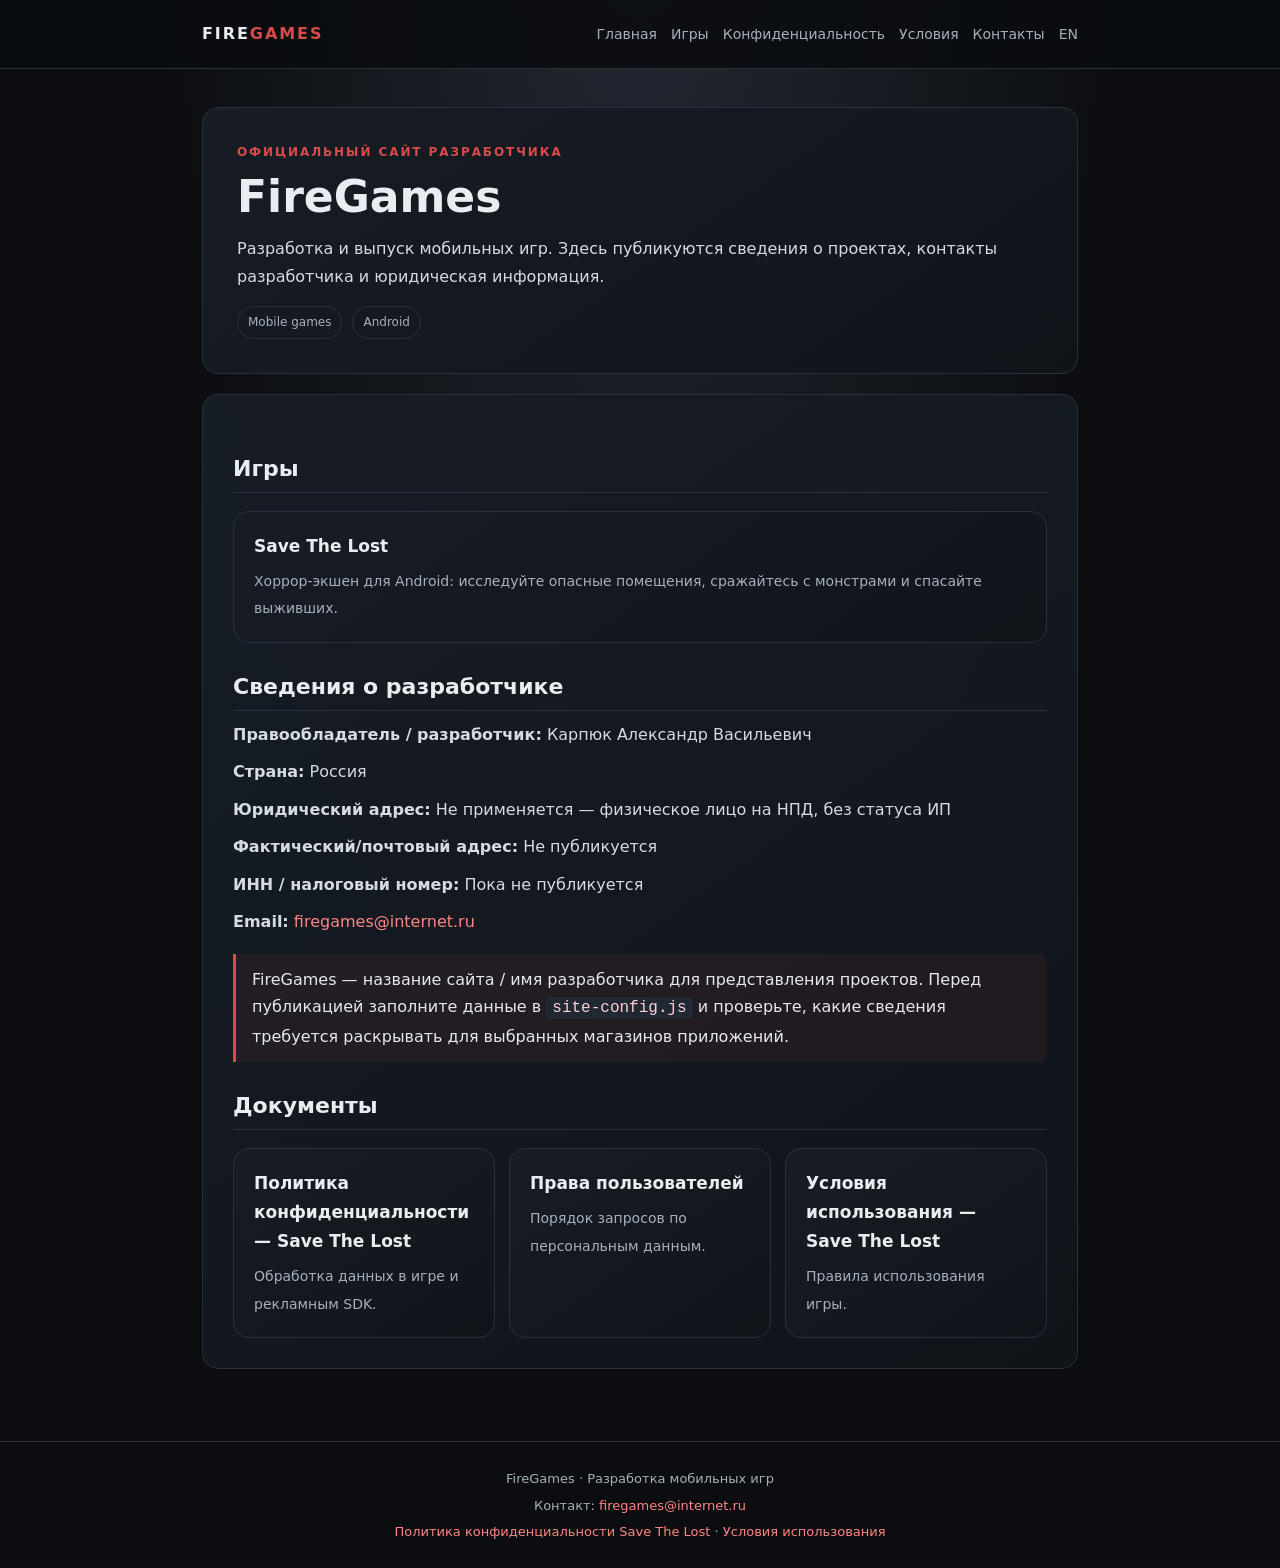
<file: index.html>
<!doctype html>
<html lang="ru">
<head>
<meta charset="utf-8"><meta name="viewport" content="width=device-width,initial-scale=1"><meta name="theme-color" content="#0b0d10">
<meta name="description" content="FireGames — официальный сайт разработчика мобильных игр и информация о проектах.">
<title>FireGames — разработчик мобильных игр</title><link rel="stylesheet" href="styles.css">
</head>
<body>
<header><div class="top"><a class="brand" href="index.html">FIRE<span>GAMES</span></a><nav><a href="index.html">Главная</a><a href="save-the-lost/index.html">Игры</a><a href="save-the-lost/privacy.html">Конфиденциальность</a><a href="save-the-lost/terms.html">Условия</a><a href="save-the-lost/index.html#contacts">Контакты</a><a href="save-the-lost/index-en.html">EN</a></nav></div></header>
<main>
<section class="hero"><div class="eyebrow">Официальный сайт разработчика</div><h1>FireGames</h1><p>Разработка и выпуск мобильных игр. Здесь публикуются сведения о проектах, контакты разработчика и юридическая информация.</p><div class="meta"><span class="pill">Mobile games</span><span class="pill">Android</span></div></section>
<section class="paper"><h2>Игры</h2><div class="grid"><a class="tile" href="save-the-lost/index.html"><strong>Save The Lost</strong><span>Хоррор-экшен для Android: исследуйте опасные помещения, сражайтесь с монстрами и спасайте выживших.</span></a></div>
<h2 id="contacts">Сведения о разработчике</h2>
<p><strong>Правообладатель / разработчик:</strong> <span data-config="developerNameRu">[ФИО]</span></p>
<p><strong>Страна:</strong> <span data-config="countryRu">[страна]</span></p>
<p><strong>Юридический адрес:</strong> <span data-config="legalAddressRu">[юридический адрес]</span></p>
<p><strong>Фактический/почтовый адрес:</strong> <span data-config="actualAddressRu">[адрес]</span></p>
<p><strong>ИНН / налоговый номер:</strong> <span data-config="taxIdRu">[налоговый номер]</span></p>
<p><strong>Email:</strong> <a data-email-link><span data-config="email">[email]</span></a></p>
<div class="notice">FireGames — название сайта / имя разработчика для представления проектов. Перед публикацией заполните данные в <code>site-config.js</code> и проверьте, какие сведения требуется раскрывать для выбранных магазинов приложений.</div>
<h2>Документы</h2><div class="grid"><a class="tile" href="save-the-lost/privacy.html"><strong>Политика конфиденциальности — Save The Lost</strong><span>Обработка данных в игре и рекламным SDK.</span></a><a class="tile" href="save-the-lost/rights.html"><strong>Права пользователей</strong><span>Порядок запросов по персональным данным.</span></a><a class="tile" href="save-the-lost/terms.html"><strong>Условия использования — Save The Lost</strong><span>Правила использования игры.</span></a></div>
</section></main>
<footer><p>FireGames · Разработка мобильных игр</p><p>Контакт: <a class="contact" data-email-link><span data-config="email">[email]</span></a></p><p><a href="save-the-lost/privacy.html">Политика конфиденциальности Save The Lost</a> · <a href="save-the-lost/terms.html">Условия использования</a></p></footer>
<script src="site-config.js"></script><script>
(function(){const c=window.FIREGAMES_SITE_CONFIG||{};document.querySelectorAll('[data-config]').forEach(el=>{const k=el.getAttribute('data-config');if(c[k]!==undefined)el.textContent=c[k];});document.querySelectorAll('[data-email-link]').forEach(el=>{const e=c.email||'';if(e&&!e.includes('ЗАМЕНИТЬ')&&!e.includes('REPLACE'))el.href='mailto:'+e;else el.removeAttribute('href');});})();
</script></body></html>
</file>
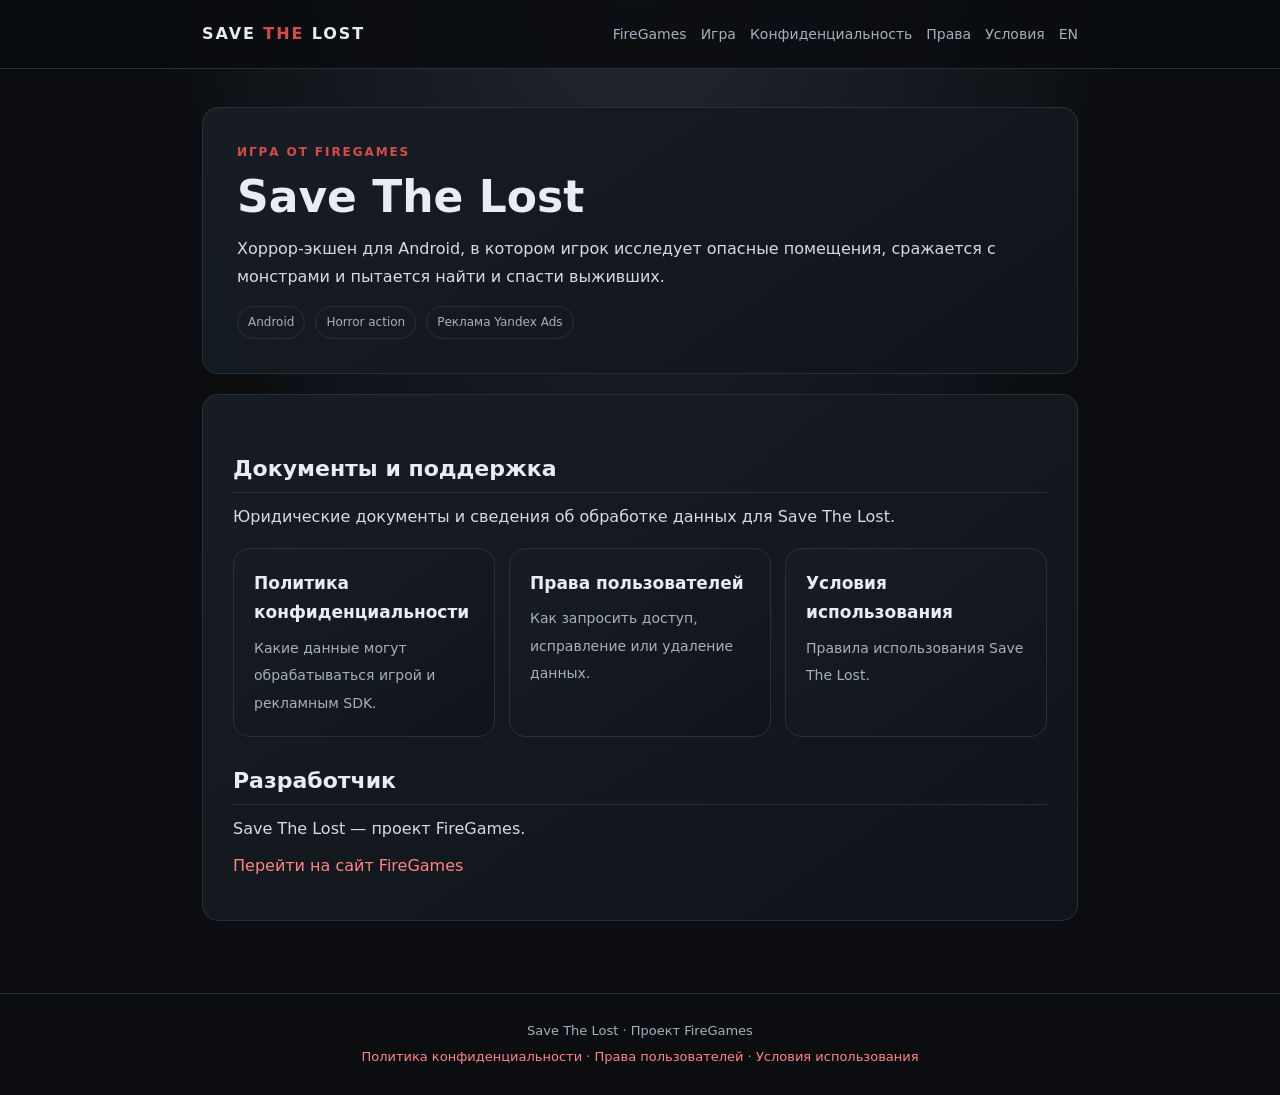
<file: save-the-lost/index.html>
<!doctype html><html lang="ru"><head><meta charset="utf-8"><meta name="viewport" content="width=device-width,initial-scale=1"><meta name="theme-color" content="#0b0d10"><meta name="description" content="Save The Lost — хоррор-экшен для Android."><title>Save The Lost — FireGames</title><link rel="stylesheet" href="../styles.css"></head><body>
<header><div class="top"><a class="brand" href="index.html">SAVE <span>THE</span> LOST</a><nav><a href="../index.html">FireGames</a><a href="index.html">Игра</a><a href="privacy.html">Конфиденциальность</a><a href="rights.html">Права</a><a href="terms.html">Условия</a><a href="index-en.html">EN</a></nav></div></header>
<main><section class="hero"><div class="eyebrow">Игра от FireGames</div><h1>Save The Lost</h1><p>Хоррор-экшен для Android, в котором игрок исследует опасные помещения, сражается с монстрами и пытается найти и спасти выживших.</p><div class="meta"><span class="pill">Android</span><span class="pill">Horror action</span><span class="pill">Реклама Yandex Ads</span></div></section>
<section class="paper"><h2>Документы и поддержка</h2><p>Юридические документы и сведения об обработке данных для Save The Lost.</p><div class="grid"><a class="tile" href="privacy.html"><strong>Политика конфиденциальности</strong><span>Какие данные могут обрабатываться игрой и рекламным SDK.</span></a><a class="tile" href="rights.html"><strong>Права пользователей</strong><span>Как запросить доступ, исправление или удаление данных.</span></a><a class="tile" href="terms.html"><strong>Условия использования</strong><span>Правила использования Save The Lost.</span></a></div><h2>Разработчик</h2><p>Save The Lost — проект FireGames.</p><p><a href="../index.html">Перейти на сайт FireGames</a></p></section></main>
<footer><p>Save The Lost · Проект FireGames</p><p><a href="privacy.html">Политика конфиденциальности</a> · <a href="rights.html">Права пользователей</a> · <a href="terms.html">Условия использования</a></p></footer></body></html>
</file>
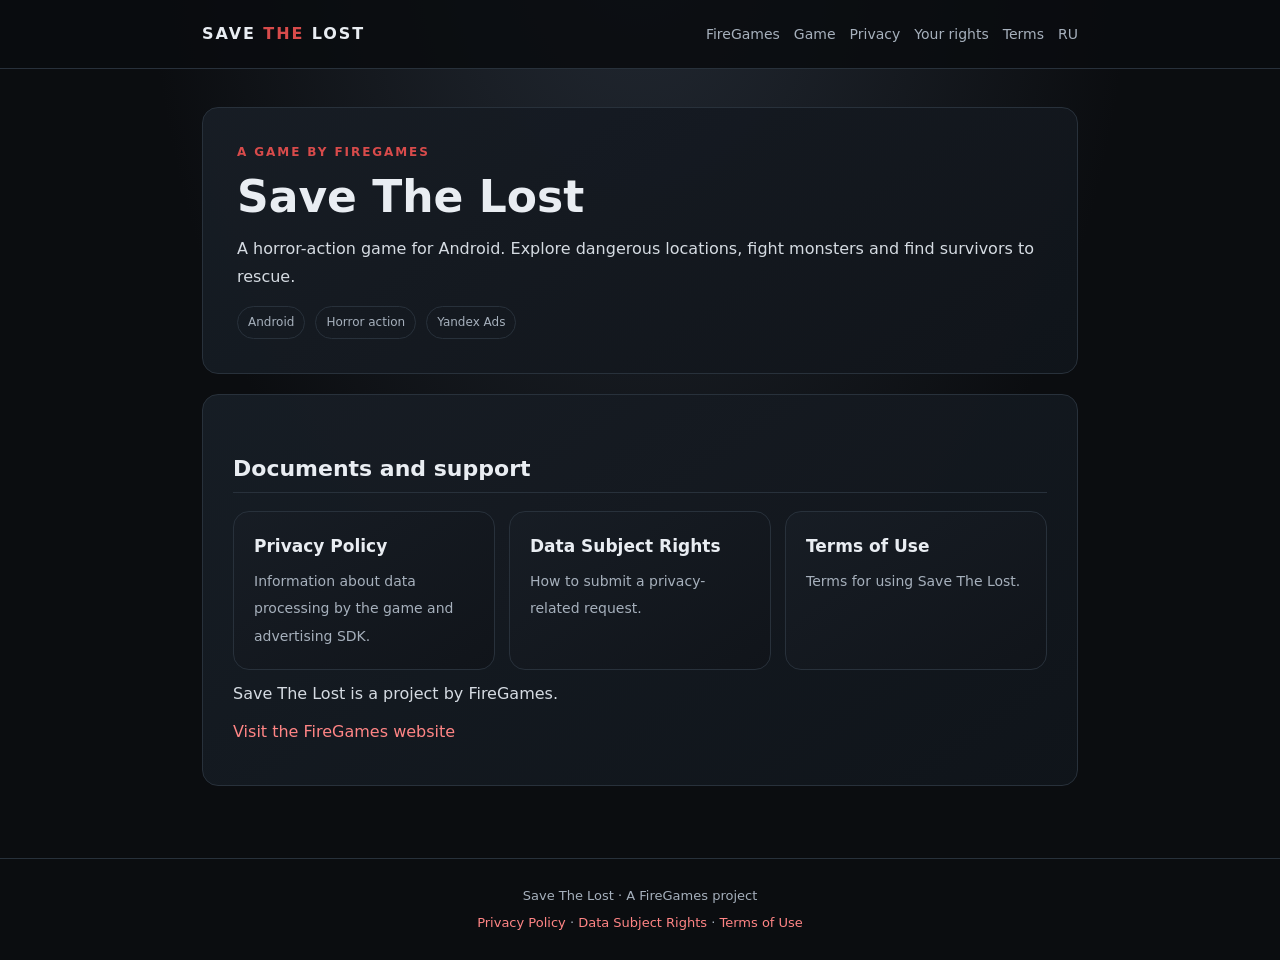
<file: save-the-lost/index-en.html>
<!doctype html><html lang="en"><head><meta charset="utf-8"><meta name="viewport" content="width=device-width,initial-scale=1"><meta name="theme-color" content="#0b0d10"><meta name="description" content="Save The Lost — horror action game for Android."><title>Save The Lost — FireGames</title><link rel="stylesheet" href="../styles.css"></head><body>
<header><div class="top"><a class="brand" href="index.html">SAVE <span>THE</span> LOST</a><nav><a href="../index.html">FireGames</a><a href="index.html">Game</a><a href="privacy-en.html">Privacy</a><a href="rights-en.html">Your rights</a><a href="terms-en.html">Terms</a><a href="index.html">RU</a></nav></div></header>
<main><section class="hero"><div class="eyebrow">A game by FireGames</div><h1>Save The Lost</h1><p>A horror-action game for Android. Explore dangerous locations, fight monsters and find survivors to rescue.</p><div class="meta"><span class="pill">Android</span><span class="pill">Horror action</span><span class="pill">Yandex Ads</span></div></section>
<section class="paper"><h2>Documents and support</h2><div class="grid"><a class="tile" href="privacy-en.html"><strong>Privacy Policy</strong><span>Information about data processing by the game and advertising SDK.</span></a><a class="tile" href="rights-en.html"><strong>Data Subject Rights</strong><span>How to submit a privacy-related request.</span></a><a class="tile" href="terms-en.html"><strong>Terms of Use</strong><span>Terms for using Save The Lost.</span></a></div><p>Save The Lost is a project by FireGames.</p><p><a href="../index.html">Visit the FireGames website</a></p></section></main>
<footer><p>Save The Lost · A FireGames project</p><p><a href="privacy-en.html">Privacy Policy</a> · <a href="rights-en.html">Data Subject Rights</a> · <a href="terms-en.html">Terms of Use</a></p></footer></body></html>
</file>
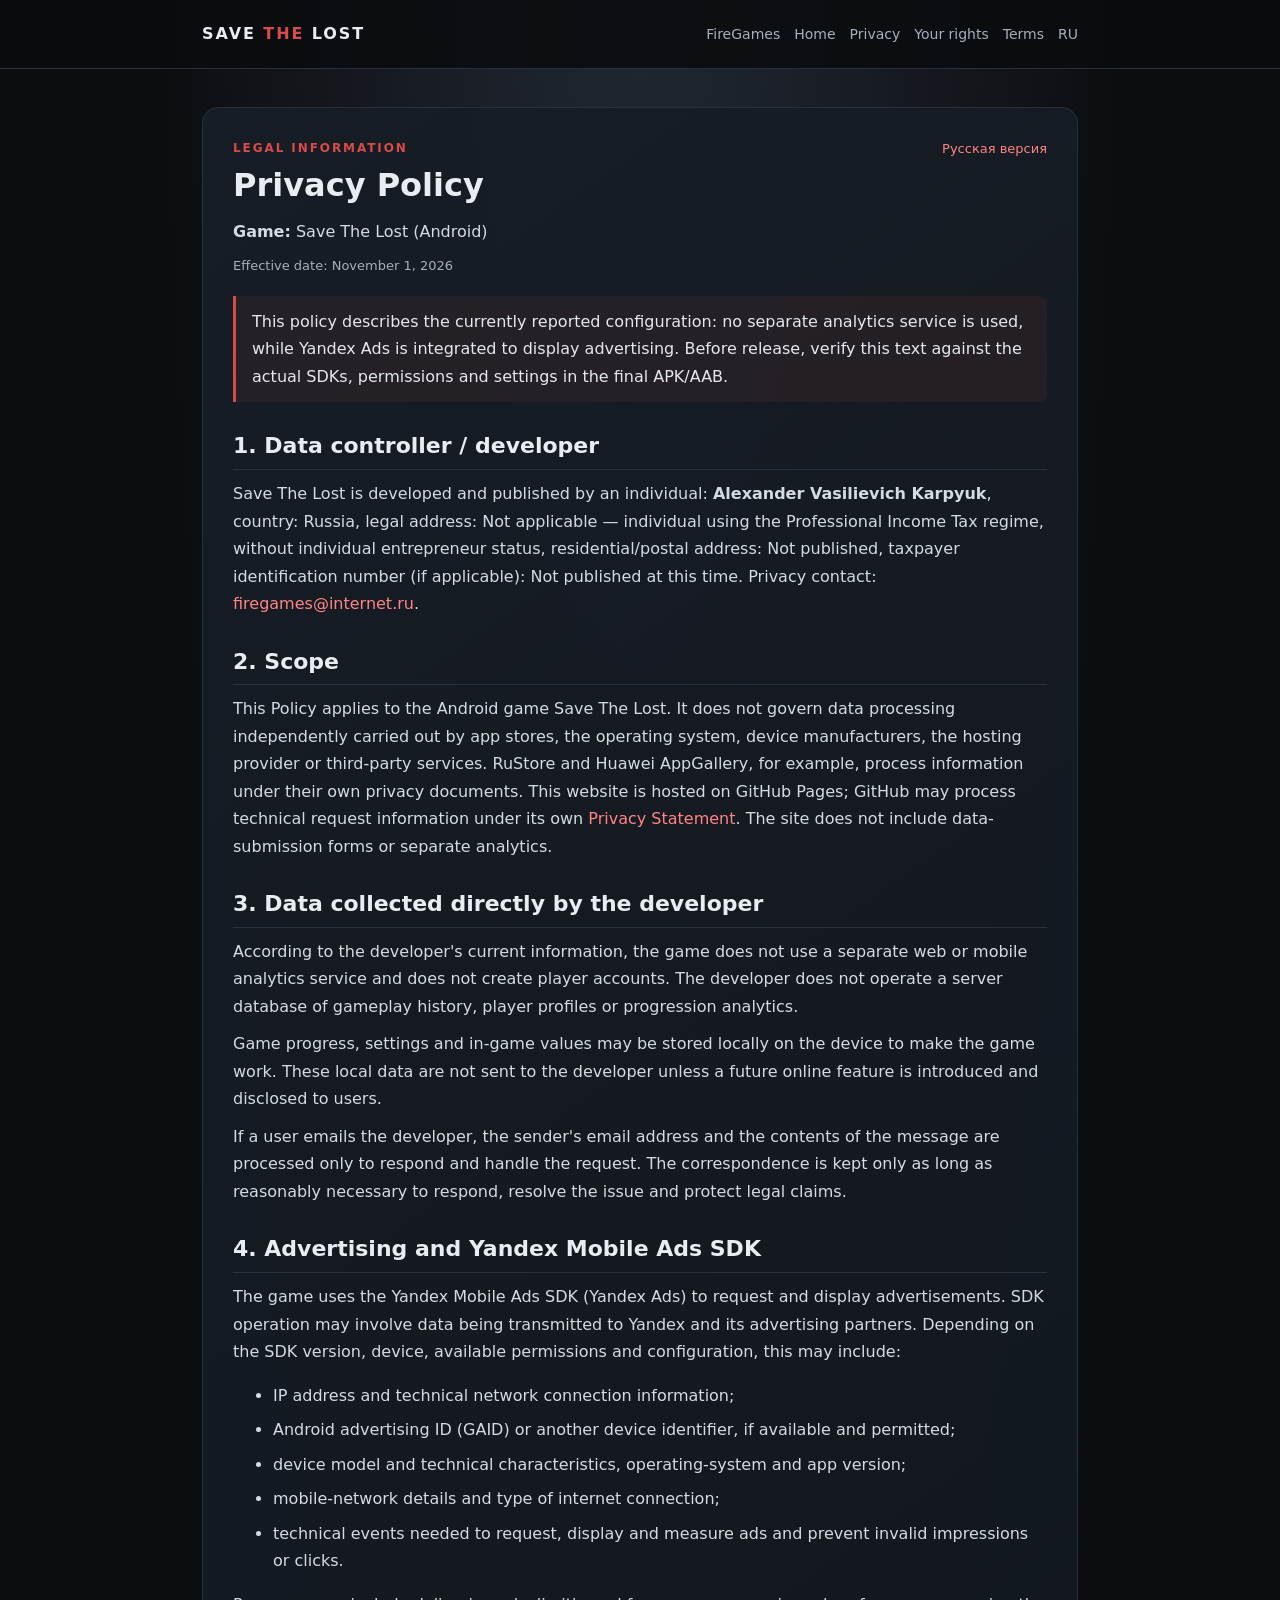
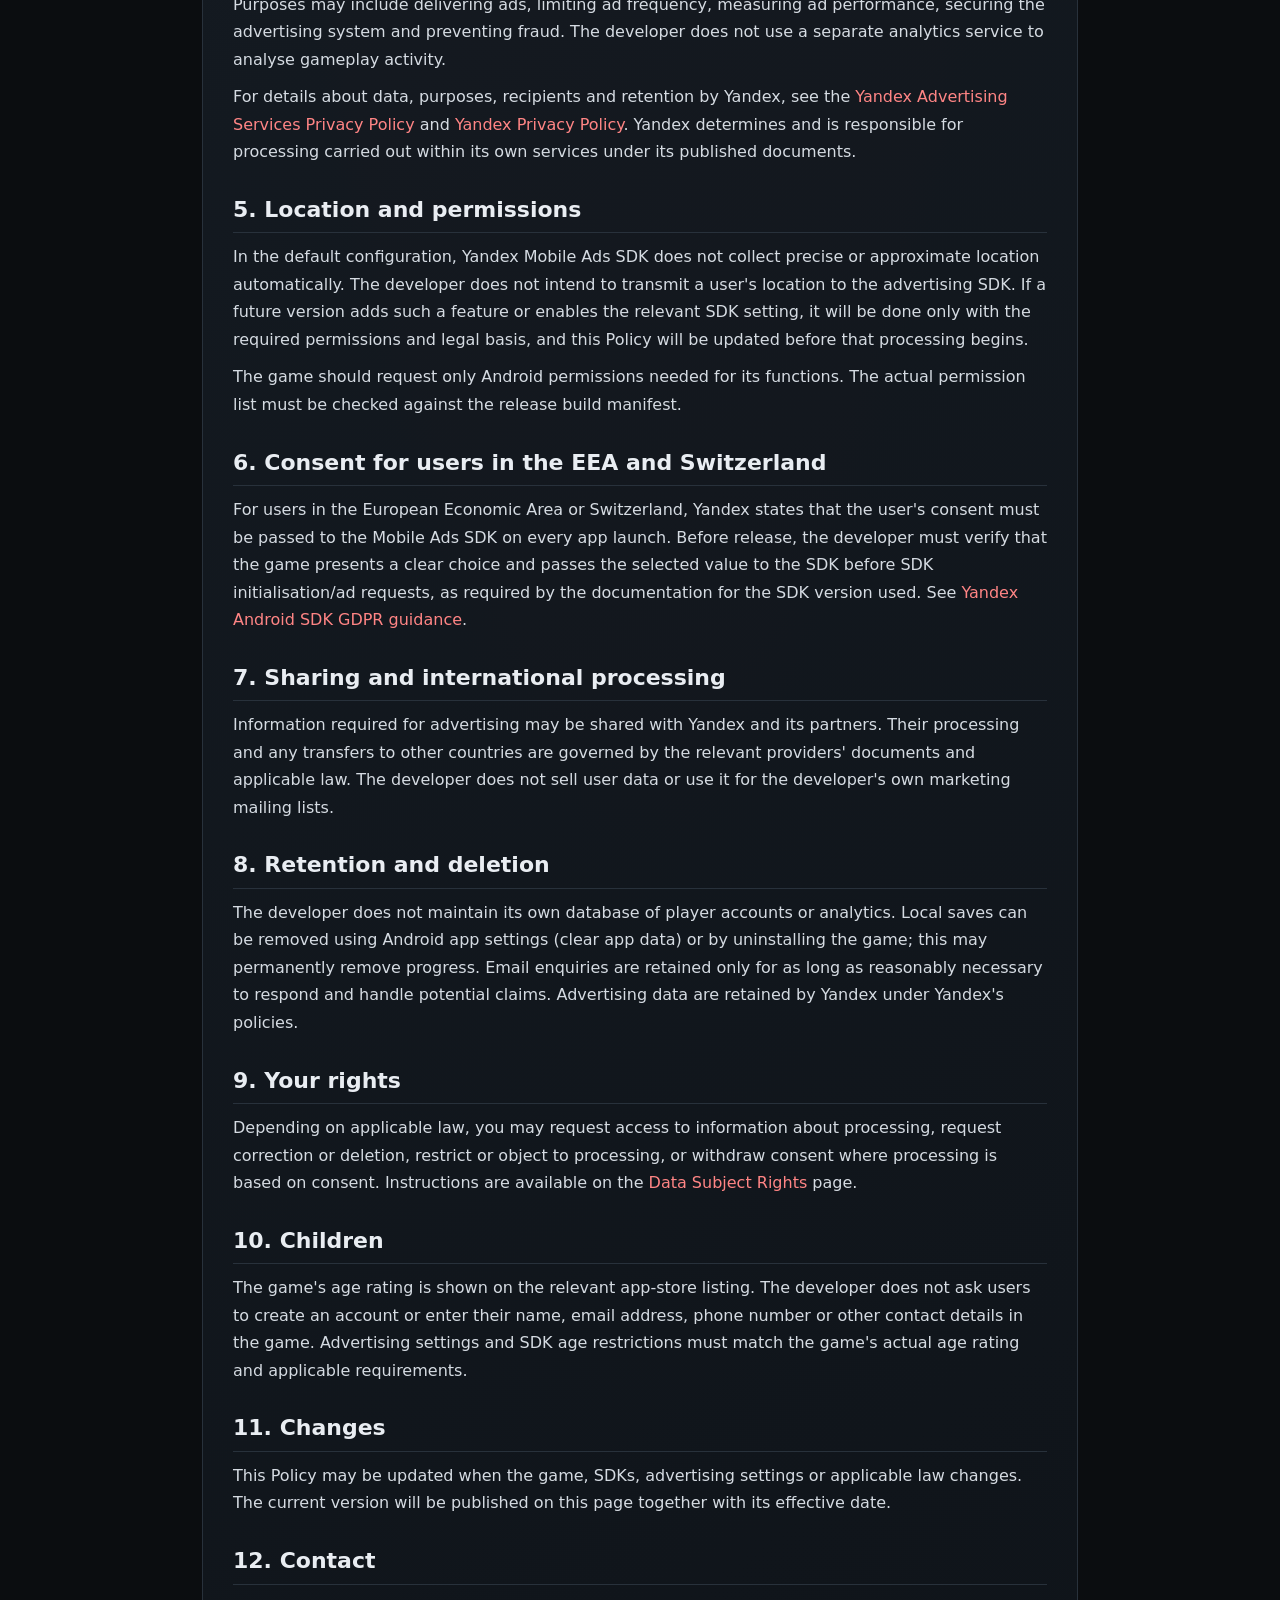
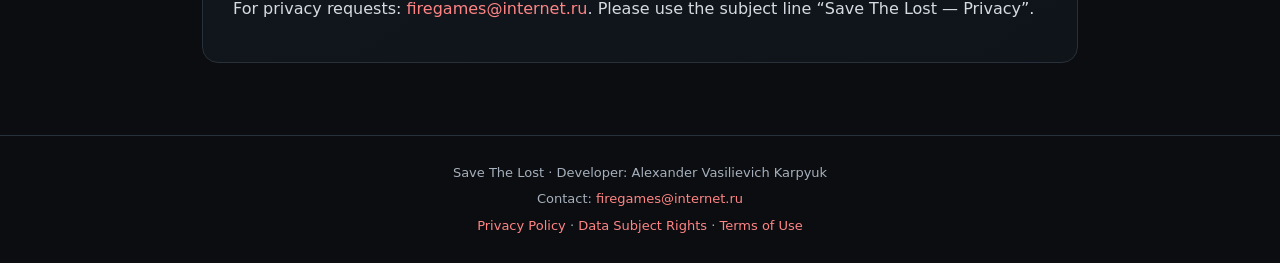
<file: save-the-lost/privacy-en.html>
<!doctype html>
<html lang="en"><head><meta charset="utf-8"><meta name="viewport" content="width=device-width,initial-scale=1"><meta name="theme-color" content="#0b0d10"><meta name="description" content="Privacy Policy — Save The Lost"><title>Privacy Policy — Save The Lost</title><link rel="stylesheet" href="../styles.css"></head><body><header><div class="top"><a class="brand" href="index.html">SAVE <span>THE</span> LOST</a><nav><a href="../index.html">FireGames</a><a href="index.html">Home</a><a href="privacy-en.html">Privacy</a><a href="rights-en.html">Your rights</a><a href="terms-en.html">Terms</a><a href="privacy.html">RU</a></nav></div></header><main><article class="paper"><a class="lang" href="privacy.html">Русская версия</a><div class="eyebrow">Legal information</div><h1>Privacy Policy</h1><p><strong>Game:</strong> Save The Lost (Android)</p><p class="date">Effective date: <span data-config="effectiveDateEn">[date]</span></p>
<div class="notice">This policy describes the currently reported configuration: no separate analytics service is used, while Yandex Ads is integrated to display advertising. Before release, verify this text against the actual SDKs, permissions and settings in the final APK/AAB.</div>
<h2>1. Data controller / developer</h2><p>Save The Lost is developed and published by an individual: <strong><span data-config="developerNameEn">[full legal name]</span></strong>, country: <span data-config="countryEn">[country]</span>, legal address: <span data-config="legalAddressEn">[legal address]</span>, residential/postal address: <span data-config="actualAddressEn">[residential/postal address]</span>, taxpayer identification number (if applicable): <span data-config="taxIdEn">[tax number]</span>. Privacy contact: <a data-email-link><span data-config="email">[email]</span></a>.</p>
<h2>2. Scope</h2><p>This Policy applies to the Android game Save The Lost. It does not govern data processing independently carried out by app stores, the operating system, device manufacturers, the hosting provider or third-party services. RuStore and Huawei AppGallery, for example, process information under their own privacy documents. This website is hosted on GitHub Pages; GitHub may process technical request information under its own <a href="https://docs.github.com/en/site-policy/privacy-policies/github-privacy-statement" target="_blank" rel="noopener">Privacy Statement</a>. The site does not include data-submission forms or separate analytics.</p>
<h2>3. Data collected directly by the developer</h2><p>According to the developer's current information, the game does not use a separate web or mobile analytics service and does not create player accounts. The developer does not operate a server database of gameplay history, player profiles or progression analytics.</p><p>Game progress, settings and in-game values may be stored locally on the device to make the game work. These local data are not sent to the developer unless a future online feature is introduced and disclosed to users.</p><p>If a user emails the developer, the sender's email address and the contents of the message are processed only to respond and handle the request. The correspondence is kept only as long as reasonably necessary to respond, resolve the issue and protect legal claims.</p>
<h2>4. Advertising and Yandex Mobile Ads SDK</h2><p>The game uses the Yandex Mobile Ads SDK (Yandex Ads) to request and display advertisements. SDK operation may involve data being transmitted to Yandex and its advertising partners. Depending on the SDK version, device, available permissions and configuration, this may include:</p><ul><li>IP address and technical network connection information;</li><li>Android advertising ID (GAID) or another device identifier, if available and permitted;</li><li>device model and technical characteristics, operating-system and app version;</li><li>mobile-network details and type of internet connection;</li><li>technical events needed to request, display and measure ads and prevent invalid impressions or clicks.</li></ul><p>Purposes may include delivering ads, limiting ad frequency, measuring ad performance, securing the advertising system and preventing fraud. The developer does not use a separate analytics service to analyse gameplay activity.</p><p>For details about data, purposes, recipients and retention by Yandex, see the <a href="https://yandex.com/legal/international_ads_privacy_policy/en/" target="_blank" rel="noopener">Yandex Advertising Services Privacy Policy</a> and <a href="https://yandex.ru/legal/confidential/" target="_blank" rel="noopener">Yandex Privacy Policy</a>. Yandex determines and is responsible for processing carried out within its own services under its published documents.</p>
<h2>5. Location and permissions</h2><p>In the default configuration, Yandex Mobile Ads SDK does not collect precise or approximate location automatically. The developer does not intend to transmit a user's location to the advertising SDK. If a future version adds such a feature or enables the relevant SDK setting, it will be done only with the required permissions and legal basis, and this Policy will be updated before that processing begins.</p><p>The game should request only Android permissions needed for its functions. The actual permission list must be checked against the release build manifest.</p>
<h2>6. Consent for users in the EEA and Switzerland</h2><p>For users in the European Economic Area or Switzerland, Yandex states that the user's consent must be passed to the Mobile Ads SDK on every app launch. Before release, the developer must verify that the game presents a clear choice and passes the selected value to the SDK before SDK initialisation/ad requests, as required by the documentation for the SDK version used. See <a href="https://ads.yandex.com/helpcenter/en/dev/android/gdpr" target="_blank" rel="noopener">Yandex Android SDK GDPR guidance</a>.</p>
<h2>7. Sharing and international processing</h2><p>Information required for advertising may be shared with Yandex and its partners. Their processing and any transfers to other countries are governed by the relevant providers' documents and applicable law. The developer does not sell user data or use it for the developer's own marketing mailing lists.</p>
<h2>8. Retention and deletion</h2><p>The developer does not maintain its own database of player accounts or analytics. Local saves can be removed using Android app settings (clear app data) or by uninstalling the game; this may permanently remove progress. Email enquiries are retained only for as long as reasonably necessary to respond and handle potential claims. Advertising data are retained by Yandex under Yandex's policies.</p>
<h2>9. Your rights</h2><p>Depending on applicable law, you may request access to information about processing, request correction or deletion, restrict or object to processing, or withdraw consent where processing is based on consent. Instructions are available on the <a href="rights-en.html">Data Subject Rights</a> page.</p>
<h2>10. Children</h2><p>The game's age rating is shown on the relevant app-store listing. The developer does not ask users to create an account or enter their name, email address, phone number or other contact details in the game. Advertising settings and SDK age restrictions must match the game's actual age rating and applicable requirements.</p>
<h2>11. Changes</h2><p>This Policy may be updated when the game, SDKs, advertising settings or applicable law changes. The current version will be published on this page together with its effective date.</p>
<h2>12. Contact</h2><p>For privacy requests: <a data-email-link><span data-config="email">[email]</span></a>. Please use the subject line “Save The Lost — Privacy”.</p>
</article></main><footer><p>Save The Lost · Developer: <span data-config="developerNameEn">[full legal name]</span></p><p>Contact: <a class="contact" data-email-link><span data-config="email">[email]</span></a></p><p><a href="privacy-en.html">Privacy Policy</a> · <a href="rights-en.html">Data Subject Rights</a> · <a href="terms-en.html">Terms of Use</a></p></footer><script src="../site-config.js"></script>
<script>
(function(){
  const c=window.FIREGAMES_SITE_CONFIG||{};
  document.querySelectorAll('[data-config]').forEach(el=>{
    const key=el.getAttribute('data-config');
    if(c[key]!==undefined) el.textContent=c[key];
  });
  document.querySelectorAll('[data-email-link]').forEach(el=>{
    const e=c.email||'';
    if(e && !e.includes('ЗАМЕНИТЬ') && !e.includes('REPLACE')) el.href='mailto:'+e;
    else el.removeAttribute('href');
  });
})();
</script></body></html>
</file>
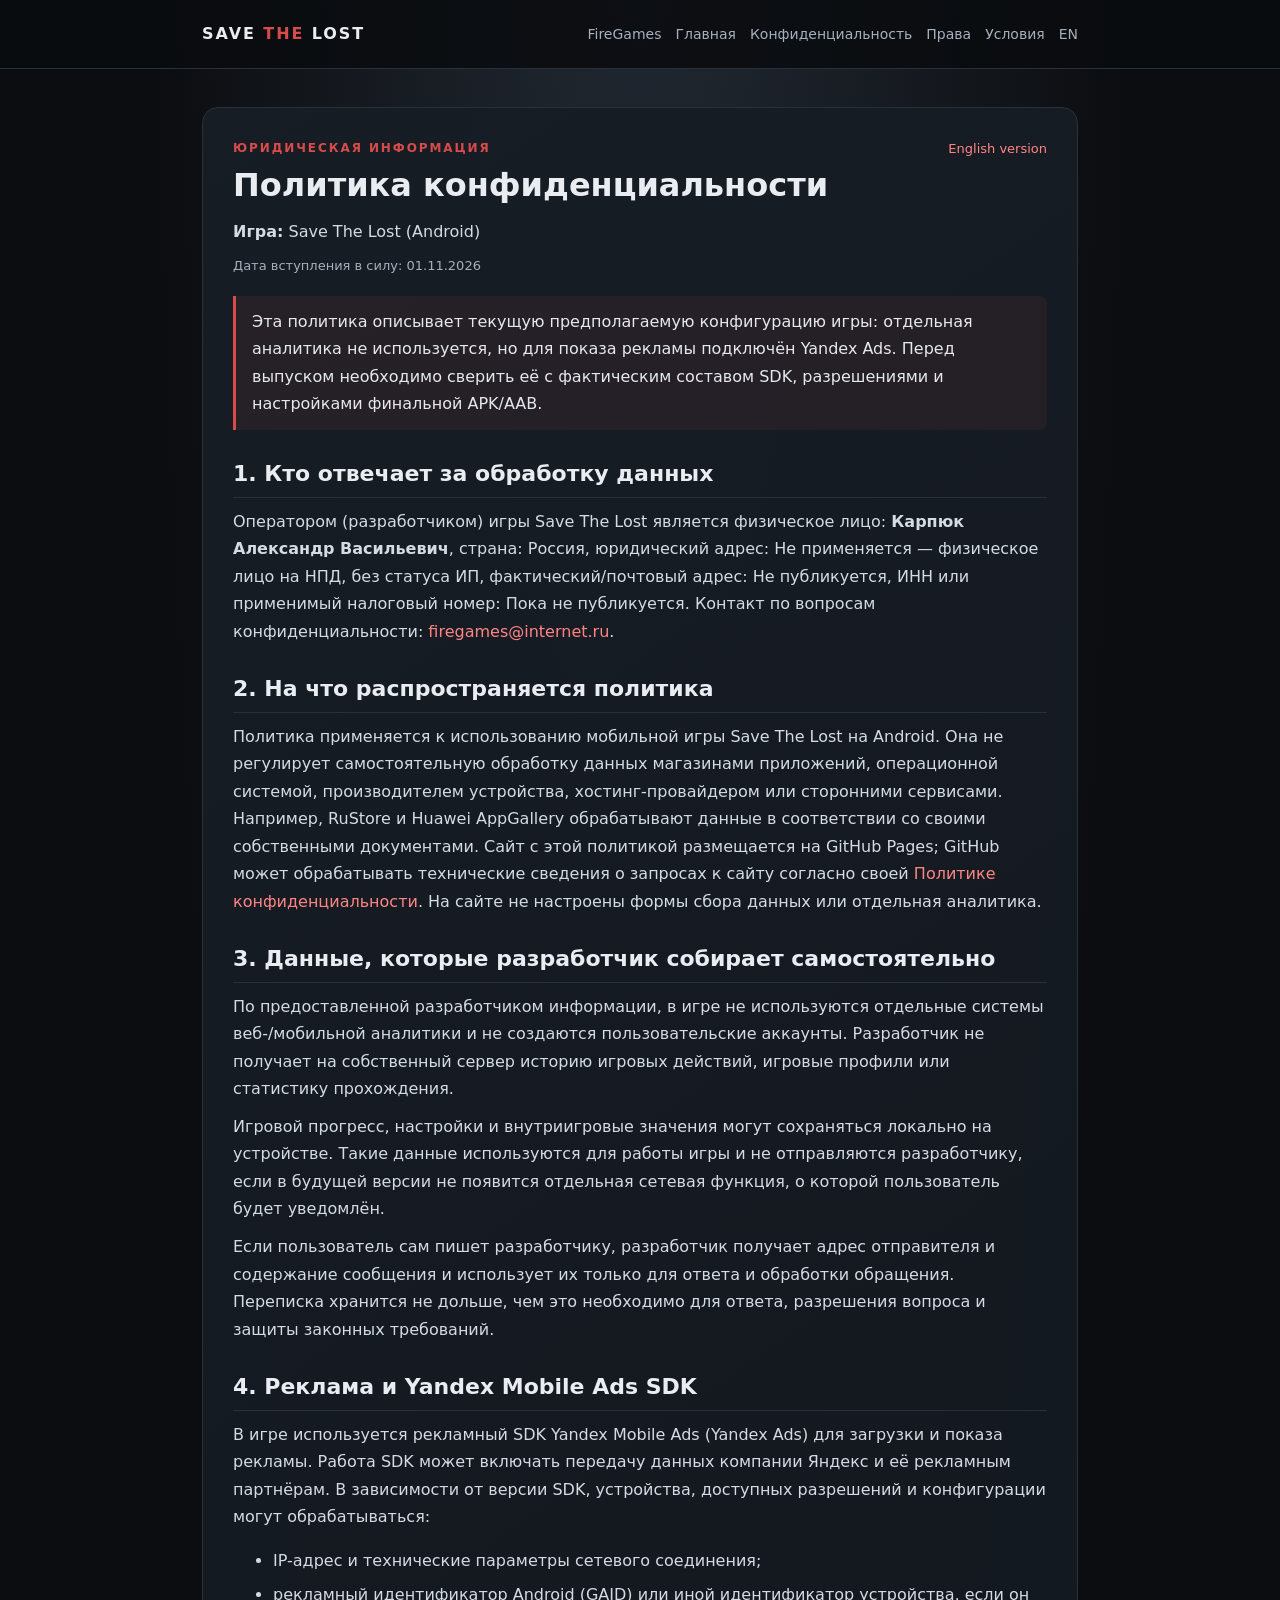
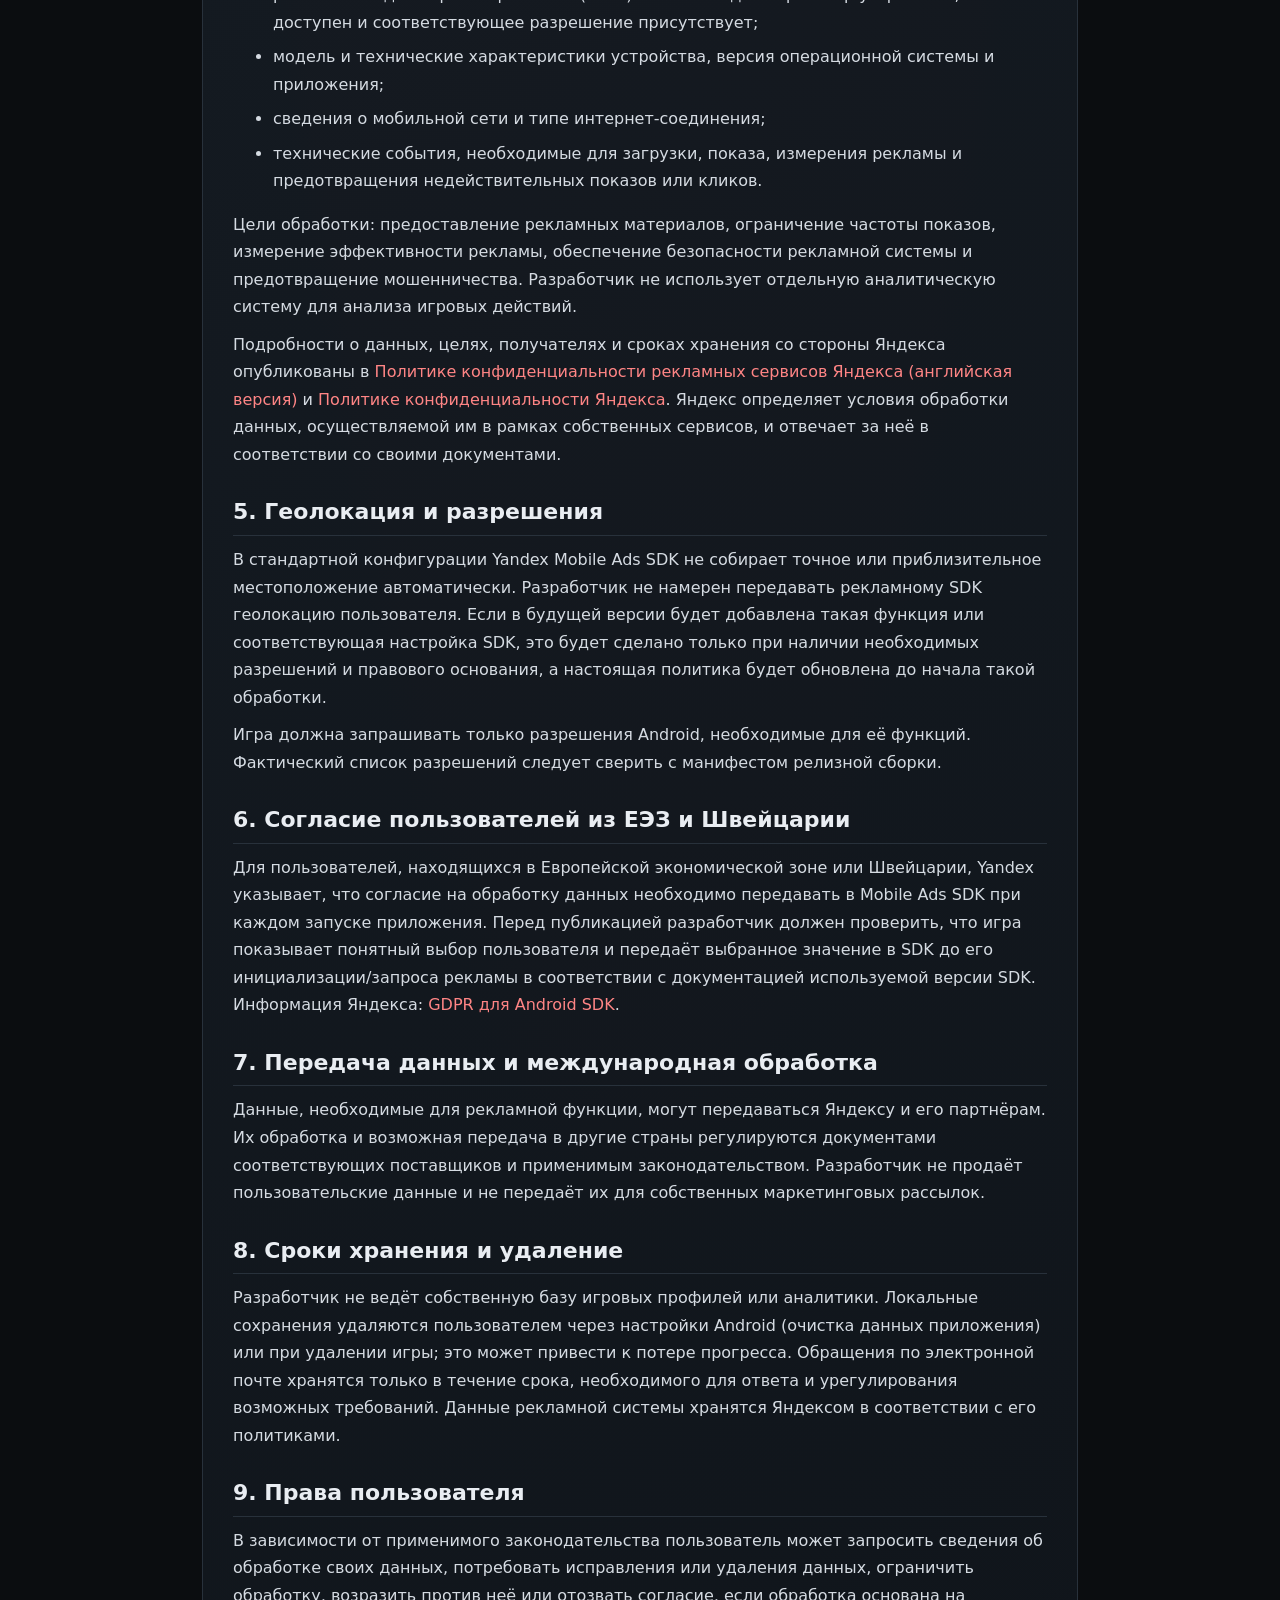
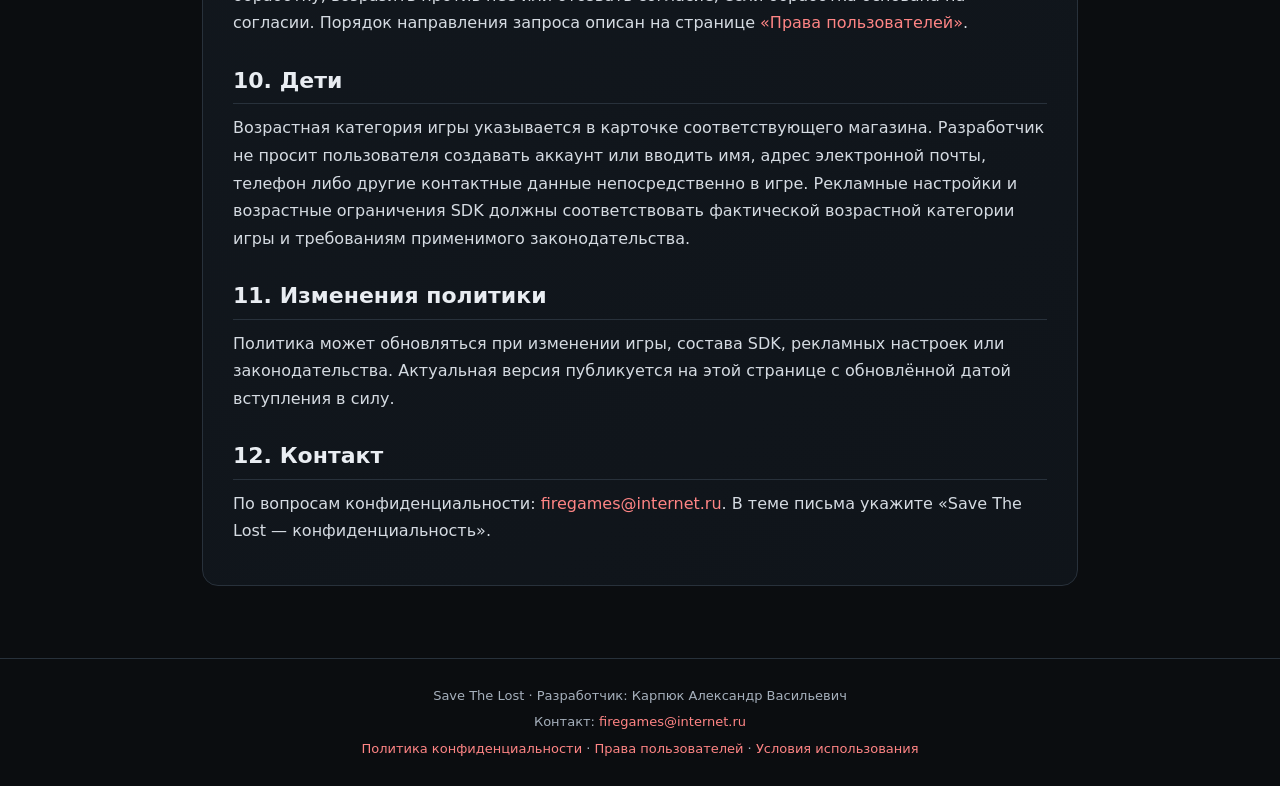
<file: save-the-lost/privacy.html>
<!doctype html>
<html lang="ru"><head><meta charset="utf-8"><meta name="viewport" content="width=device-width,initial-scale=1"><meta name="theme-color" content="#0b0d10"><meta name="description" content="Политика конфиденциальности — Save The Lost"><title>Политика конфиденциальности — Save The Lost</title><link rel="stylesheet" href="../styles.css"></head><body><header><div class="top"><a class="brand" href="index.html">SAVE <span>THE</span> LOST</a><nav><a href="../index.html">FireGames</a><a href="index.html">Главная</a><a href="privacy.html">Конфиденциальность</a><a href="rights.html">Права</a><a href="terms.html">Условия</a><a href="privacy-en.html">EN</a></nav></div></header><main><article class="paper"><a class="lang" href="privacy-en.html">English version</a><div class="eyebrow">Юридическая информация</div><h1>Политика конфиденциальности</h1><p><strong>Игра:</strong> Save The Lost (Android)</p><p class="date">Дата вступления в силу: <span data-config="effectiveDateRu">[дата]</span></p>
<div class="notice">Эта политика описывает текущую предполагаемую конфигурацию игры: отдельная аналитика не используется, но для показа рекламы подключён Yandex Ads. Перед выпуском необходимо сверить её с фактическим составом SDK, разрешениями и настройками финальной APK/AAB.</div>
<h2>1. Кто отвечает за обработку данных</h2><p>Оператором (разработчиком) игры Save The Lost является физическое лицо: <strong><span data-config="developerNameRu">[ФИО]</span></strong>, страна: <span data-config="countryRu">[страна]</span>, юридический адрес: <span data-config="legalAddressRu">[юридический адрес]</span>, фактический/почтовый адрес: <span data-config="actualAddressRu">[фактический адрес]</span>, ИНН или применимый налоговый номер: <span data-config="taxIdRu">[налоговый номер]</span>. Контакт по вопросам конфиденциальности: <a data-email-link><span data-config="email">[email]</span></a>.</p>
<h2>2. На что распространяется политика</h2><p>Политика применяется к использованию мобильной игры Save The Lost на Android. Она не регулирует самостоятельную обработку данных магазинами приложений, операционной системой, производителем устройства, хостинг-провайдером или сторонними сервисами. Например, RuStore и Huawei AppGallery обрабатывают данные в соответствии со своими собственными документами. Сайт с этой политикой размещается на GitHub Pages; GitHub может обрабатывать технические сведения о запросах к сайту согласно своей <a href="https://docs.github.com/en/site-policy/privacy-policies/github-privacy-statement" target="_blank" rel="noopener">Политике конфиденциальности</a>. На сайте не настроены формы сбора данных или отдельная аналитика.</p>
<h2>3. Данные, которые разработчик собирает самостоятельно</h2><p>По предоставленной разработчиком информации, в игре не используются отдельные системы веб-/мобильной аналитики и не создаются пользовательские аккаунты. Разработчик не получает на собственный сервер историю игровых действий, игровые профили или статистику прохождения.</p><p>Игровой прогресс, настройки и внутриигровые значения могут сохраняться локально на устройстве. Такие данные используются для работы игры и не отправляются разработчику, если в будущей версии не появится отдельная сетевая функция, о которой пользователь будет уведомлён.</p><p>Если пользователь сам пишет разработчику, разработчик получает адрес отправителя и содержание сообщения и использует их только для ответа и обработки обращения. Переписка хранится не дольше, чем это необходимо для ответа, разрешения вопроса и защиты законных требований.</p>
<h2>4. Реклама и Yandex Mobile Ads SDK</h2><p>В игре используется рекламный SDK Yandex Mobile Ads (Yandex Ads) для загрузки и показа рекламы. Работа SDK может включать передачу данных компании Яндекс и её рекламным партнёрам. В зависимости от версии SDK, устройства, доступных разрешений и конфигурации могут обрабатываться:</p><ul><li>IP-адрес и технические параметры сетевого соединения;</li><li>рекламный идентификатор Android (GAID) или иной идентификатор устройства, если он доступен и соответствующее разрешение присутствует;</li><li>модель и технические характеристики устройства, версия операционной системы и приложения;</li><li>сведения о мобильной сети и типе интернет-соединения;</li><li>технические события, необходимые для загрузки, показа, измерения рекламы и предотвращения недействительных показов или кликов.</li></ul><p>Цели обработки: предоставление рекламных материалов, ограничение частоты показов, измерение эффективности рекламы, обеспечение безопасности рекламной системы и предотвращение мошенничества. Разработчик не использует отдельную аналитическую систему для анализа игровых действий.</p><p>Подробности о данных, целях, получателях и сроках хранения со стороны Яндекса опубликованы в <a href="https://yandex.com/legal/international_ads_privacy_policy/en/" target="_blank" rel="noopener">Политике конфиденциальности рекламных сервисов Яндекса (английская версия)</a> и <a href="https://yandex.ru/legal/confidential/" target="_blank" rel="noopener">Политике конфиденциальности Яндекса</a>. Яндекс определяет условия обработки данных, осуществляемой им в рамках собственных сервисов, и отвечает за неё в соответствии со своими документами.</p>
<h2>5. Геолокация и разрешения</h2><p>В стандартной конфигурации Yandex Mobile Ads SDK не собирает точное или приблизительное местоположение автоматически. Разработчик не намерен передавать рекламному SDK геолокацию пользователя. Если в будущей версии будет добавлена такая функция или соответствующая настройка SDK, это будет сделано только при наличии необходимых разрешений и правового основания, а настоящая политика будет обновлена до начала такой обработки.</p><p>Игра должна запрашивать только разрешения Android, необходимые для её функций. Фактический список разрешений следует сверить с манифестом релизной сборки.</p>
<h2>6. Согласие пользователей из ЕЭЗ и Швейцарии</h2><p>Для пользователей, находящихся в Европейской экономической зоне или Швейцарии, Yandex указывает, что согласие на обработку данных необходимо передавать в Mobile Ads SDK при каждом запуске приложения. Перед публикацией разработчик должен проверить, что игра показывает понятный выбор пользователя и передаёт выбранное значение в SDK до его инициализации/запроса рекламы в соответствии с документацией используемой версии SDK. Информация Яндекса: <a href="https://ads.yandex.com/helpcenter/ru/dev/android/gdpr" target="_blank" rel="noopener">GDPR для Android SDK</a>.</p>
<h2>7. Передача данных и международная обработка</h2><p>Данные, необходимые для рекламной функции, могут передаваться Яндексу и его партнёрам. Их обработка и возможная передача в другие страны регулируются документами соответствующих поставщиков и применимым законодательством. Разработчик не продаёт пользовательские данные и не передаёт их для собственных маркетинговых рассылок.</p>
<h2>8. Сроки хранения и удаление</h2><p>Разработчик не ведёт собственную базу игровых профилей или аналитики. Локальные сохранения удаляются пользователем через настройки Android (очистка данных приложения) или при удалении игры; это может привести к потере прогресса. Обращения по электронной почте хранятся только в течение срока, необходимого для ответа и урегулирования возможных требований. Данные рекламной системы хранятся Яндексом в соответствии с его политиками.</p>
<h2>9. Права пользователя</h2><p>В зависимости от применимого законодательства пользователь может запросить сведения об обработке своих данных, потребовать исправления или удаления данных, ограничить обработку, возразить против неё или отозвать согласие, если обработка основана на согласии. Порядок направления запроса описан на странице <a href="rights.html">«Права пользователей»</a>.</p>
<h2>10. Дети</h2><p>Возрастная категория игры указывается в карточке соответствующего магазина. Разработчик не просит пользователя создавать аккаунт или вводить имя, адрес электронной почты, телефон либо другие контактные данные непосредственно в игре. Рекламные настройки и возрастные ограничения SDK должны соответствовать фактической возрастной категории игры и требованиям применимого законодательства.</p>
<h2>11. Изменения политики</h2><p>Политика может обновляться при изменении игры, состава SDK, рекламных настроек или законодательства. Актуальная версия публикуется на этой странице с обновлённой датой вступления в силу.</p>
<h2>12. Контакт</h2><p>По вопросам конфиденциальности: <a data-email-link><span data-config="email">[email]</span></a>. В теме письма укажите «Save The Lost — конфиденциальность».</p>
</article></main><footer><p>Save The Lost · Разработчик: <span data-config="developerNameRu">[ФИО]</span></p><p>Контакт: <a class="contact" data-email-link><span data-config="email">[email]</span></a></p><p><a href="privacy.html">Политика конфиденциальности</a> · <a href="rights.html">Права пользователей</a> · <a href="terms.html">Условия использования</a></p></footer><script src="../site-config.js"></script>
<script>
(function(){
  const c=window.FIREGAMES_SITE_CONFIG||{};
  document.querySelectorAll('[data-config]').forEach(el=>{
    const key=el.getAttribute('data-config');
    if(c[key]!==undefined) el.textContent=c[key];
  });
  document.querySelectorAll('[data-email-link]').forEach(el=>{
    const e=c.email||'';
    if(e && !e.includes('ЗАМЕНИТЬ') && !e.includes('REPLACE')) el.href='mailto:'+e;
    else el.removeAttribute('href');
  });
})();
</script></body></html>
</file>
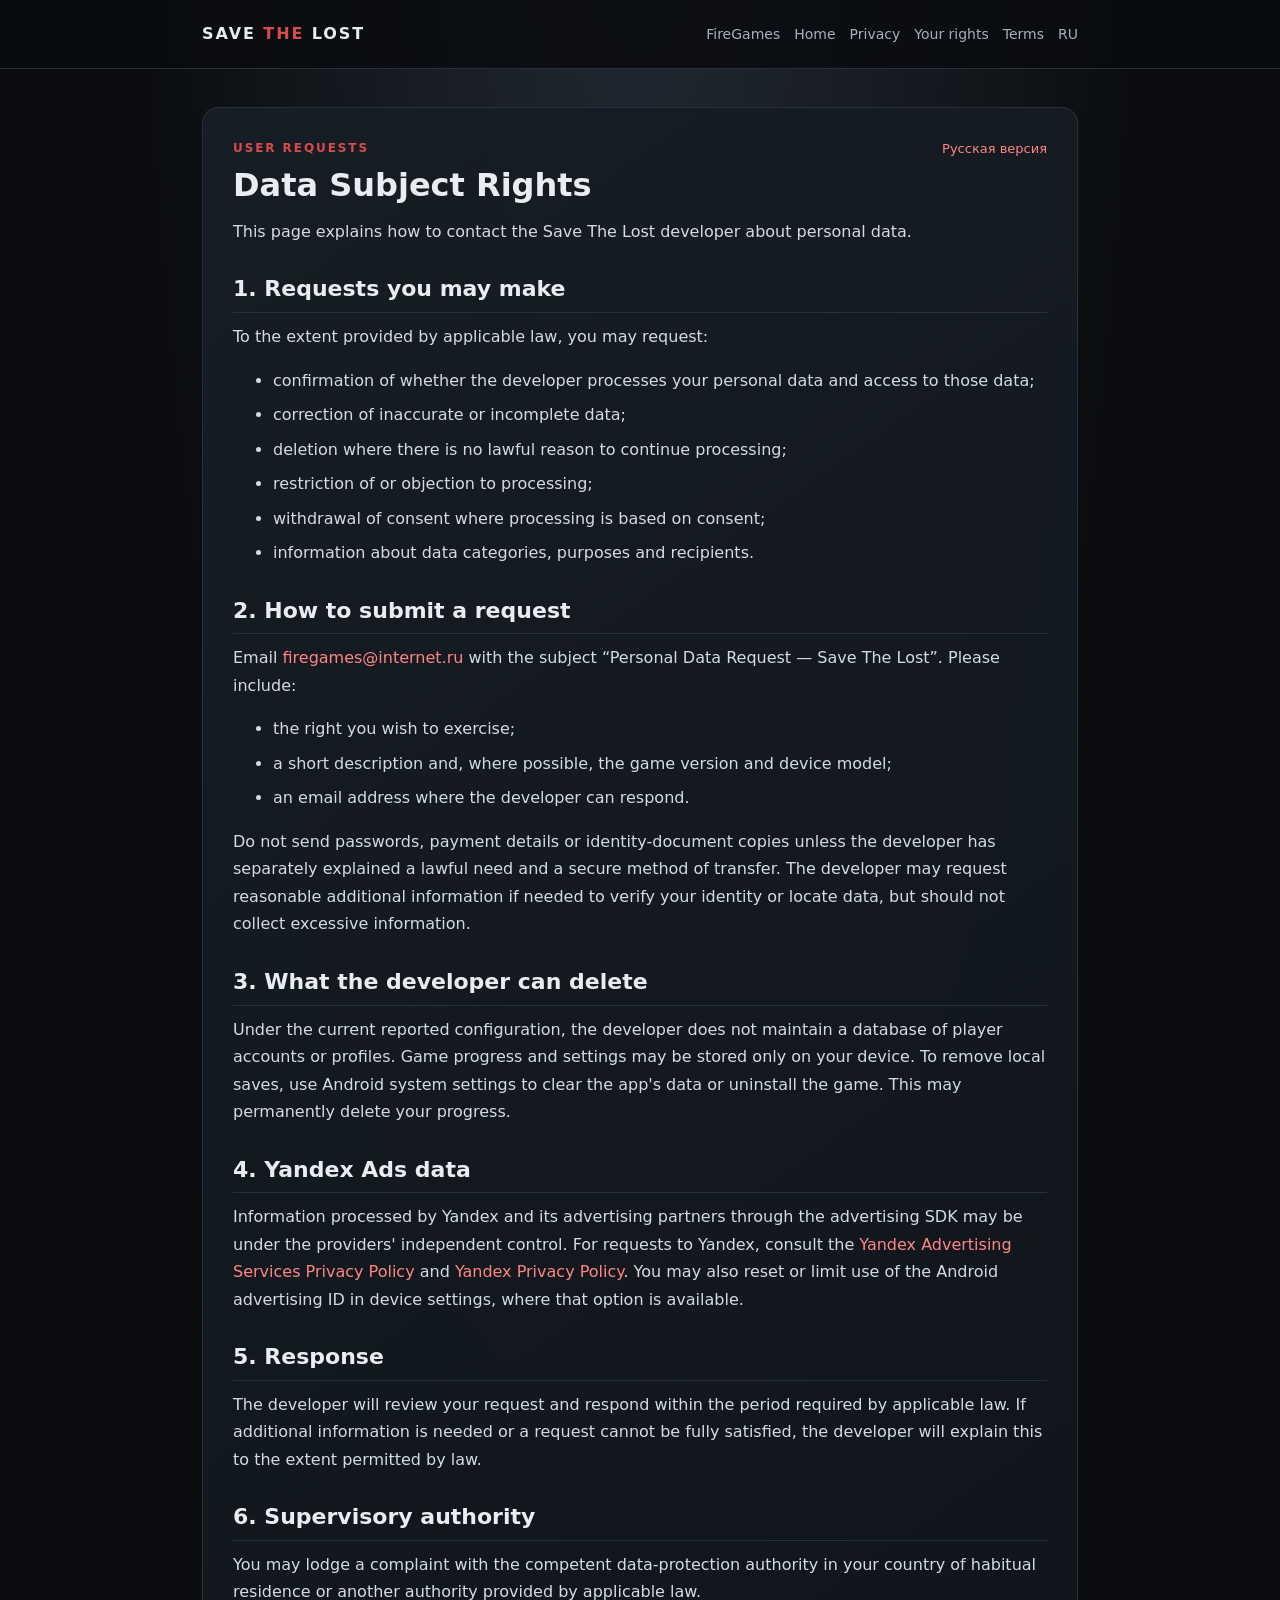
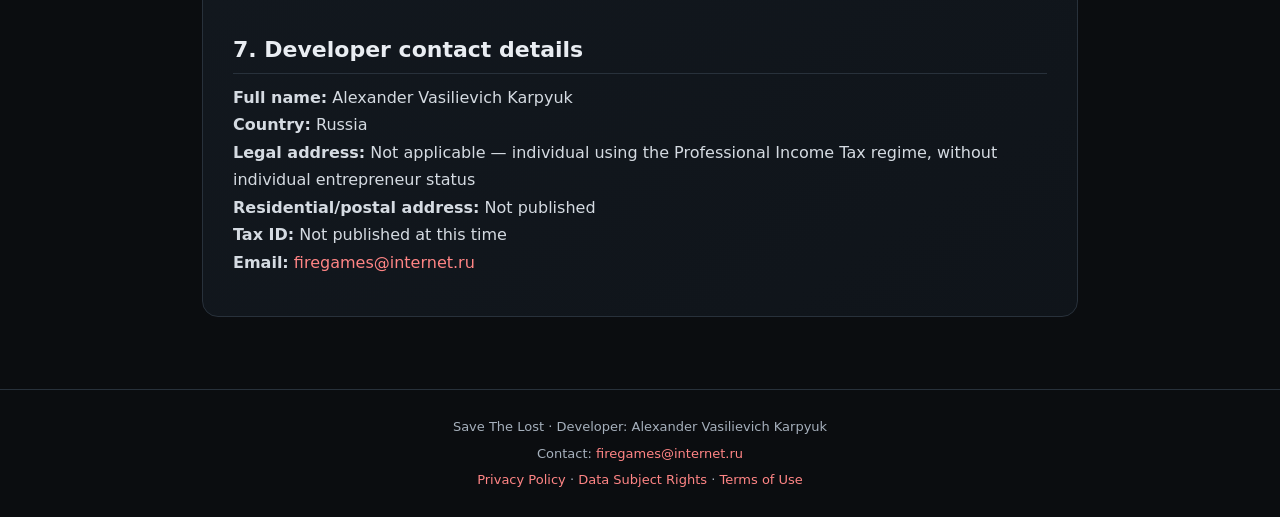
<file: save-the-lost/rights-en.html>
<!doctype html>
<html lang="en"><head><meta charset="utf-8"><meta name="viewport" content="width=device-width,initial-scale=1"><meta name="theme-color" content="#0b0d10"><meta name="description" content="Data Subject Rights — Save The Lost"><title>Data Subject Rights — Save The Lost</title><link rel="stylesheet" href="../styles.css"></head><body><header><div class="top"><a class="brand" href="index.html">SAVE <span>THE</span> LOST</a><nav><a href="../index.html">FireGames</a><a href="index.html">Home</a><a href="privacy-en.html">Privacy</a><a href="rights-en.html">Your rights</a><a href="terms-en.html">Terms</a><a href="privacy.html">RU</a></nav></div></header><main><article class="paper"><a class="lang" href="rights.html">Русская версия</a><div class="eyebrow">User requests</div><h1>Data Subject Rights</h1><p>This page explains how to contact the Save The Lost developer about personal data.</p>
<h2>1. Requests you may make</h2><p>To the extent provided by applicable law, you may request:</p><ul><li>confirmation of whether the developer processes your personal data and access to those data;</li><li>correction of inaccurate or incomplete data;</li><li>deletion where there is no lawful reason to continue processing;</li><li>restriction of or objection to processing;</li><li>withdrawal of consent where processing is based on consent;</li><li>information about data categories, purposes and recipients.</li></ul>
<h2>2. How to submit a request</h2><p>Email <a data-email-link><span data-config="email">[email]</span></a> with the subject “Personal Data Request — Save The Lost”. Please include:</p><ul><li>the right you wish to exercise;</li><li>a short description and, where possible, the game version and device model;</li><li>an email address where the developer can respond.</li></ul><p>Do not send passwords, payment details or identity-document copies unless the developer has separately explained a lawful need and a secure method of transfer. The developer may request reasonable additional information if needed to verify your identity or locate data, but should not collect excessive information.</p>
<h2>3. What the developer can delete</h2><p>Under the current reported configuration, the developer does not maintain a database of player accounts or profiles. Game progress and settings may be stored only on your device. To remove local saves, use Android system settings to clear the app's data or uninstall the game. This may permanently delete your progress.</p>
<h2>4. Yandex Ads data</h2><p>Information processed by Yandex and its advertising partners through the advertising SDK may be under the providers' independent control. For requests to Yandex, consult the <a href="https://yandex.com/legal/international_ads_privacy_policy/en/" target="_blank" rel="noopener">Yandex Advertising Services Privacy Policy</a> and <a href="https://yandex.ru/legal/confidential/" target="_blank" rel="noopener">Yandex Privacy Policy</a>. You may also reset or limit use of the Android advertising ID in device settings, where that option is available.</p>
<h2>5. Response</h2><p>The developer will review your request and respond within the period required by applicable law. If additional information is needed or a request cannot be fully satisfied, the developer will explain this to the extent permitted by law.</p>
<h2>6. Supervisory authority</h2><p>You may lodge a complaint with the competent data-protection authority in your country of habitual residence or another authority provided by applicable law.</p>
<h2>7. Developer contact details</h2><p><strong>Full name:</strong> <span data-config="developerNameEn">[full legal name]</span><br><strong>Country:</strong> <span data-config="countryEn">[country]</span><br><strong>Legal address:</strong> <span data-config="legalAddressEn">[legal address]</span><br><strong>Residential/postal address:</strong> <span data-config="actualAddressEn">[residential/postal address]</span><br><strong>Tax ID:</strong> <span data-config="taxIdEn">[tax number]</span><br><strong>Email:</strong> <a data-email-link><span data-config="email">[email]</span></a></p></article></main><footer><p>Save The Lost · Developer: <span data-config="developerNameEn">[full legal name]</span></p><p>Contact: <a class="contact" data-email-link><span data-config="email">[email]</span></a></p><p><a href="privacy-en.html">Privacy Policy</a> · <a href="rights-en.html">Data Subject Rights</a> · <a href="terms-en.html">Terms of Use</a></p></footer><script src="../site-config.js"></script>
<script>
(function(){
  const c=window.FIREGAMES_SITE_CONFIG||{};
  document.querySelectorAll('[data-config]').forEach(el=>{
    const key=el.getAttribute('data-config');
    if(c[key]!==undefined) el.textContent=c[key];
  });
  document.querySelectorAll('[data-email-link]').forEach(el=>{
    const e=c.email||'';
    if(e && !e.includes('ЗАМЕНИТЬ') && !e.includes('REPLACE')) el.href='mailto:'+e;
    else el.removeAttribute('href');
  });
})();
</script></body></html>
</file>
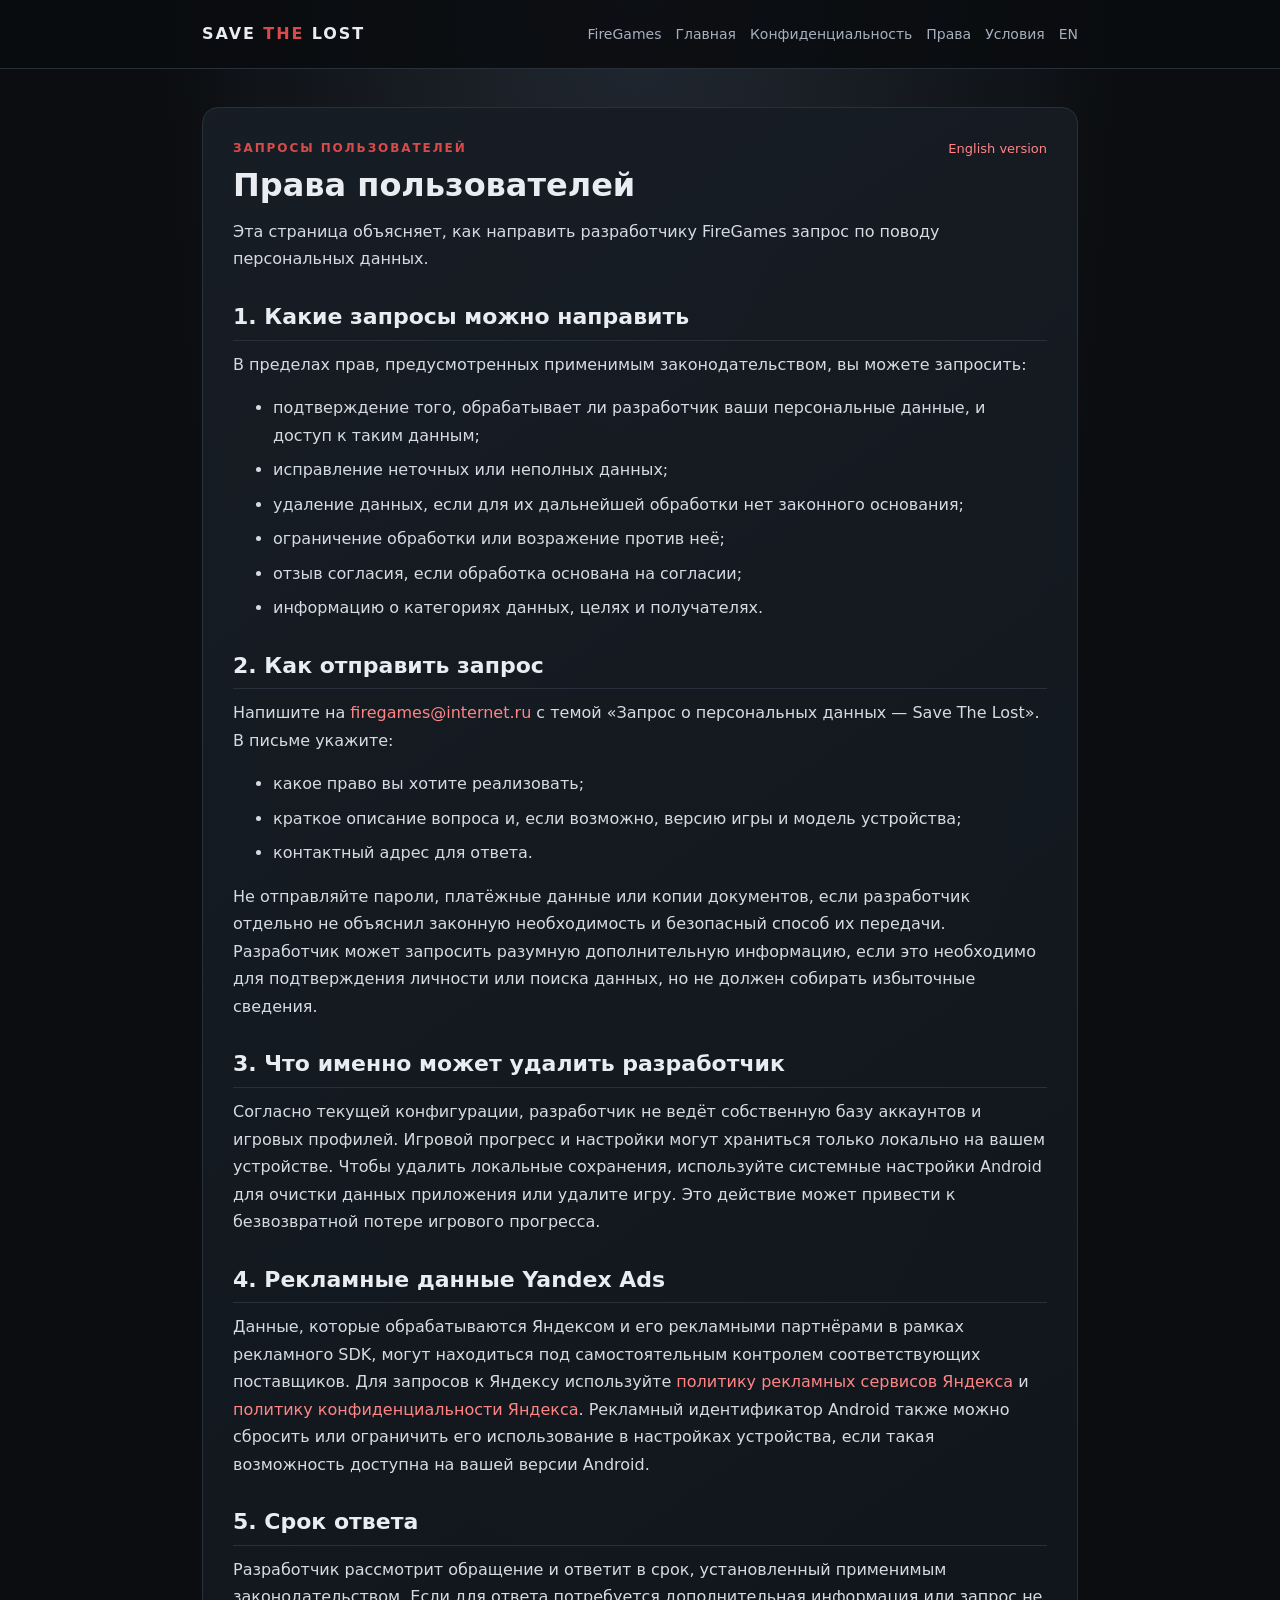
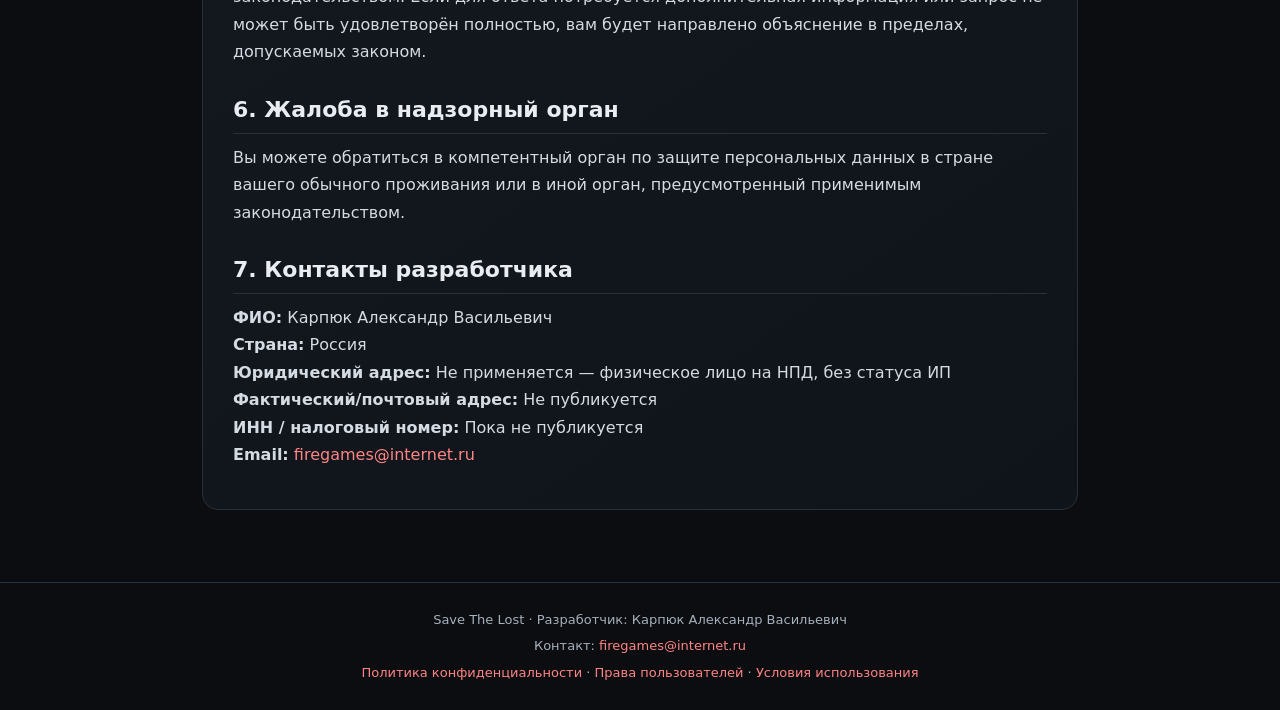
<file: save-the-lost/rights.html>
<!doctype html>
<html lang="ru"><head><meta charset="utf-8"><meta name="viewport" content="width=device-width,initial-scale=1"><meta name="theme-color" content="#0b0d10"><meta name="description" content="Права пользователей — Save The Lost"><title>Права пользователей — Save The Lost</title><link rel="stylesheet" href="../styles.css"></head><body><header><div class="top"><a class="brand" href="index.html">SAVE <span>THE</span> LOST</a><nav><a href="../index.html">FireGames</a><a href="index.html">Главная</a><a href="privacy.html">Конфиденциальность</a><a href="rights.html">Права</a><a href="terms.html">Условия</a><a href="privacy-en.html">EN</a></nav></div></header><main><article class="paper"><a class="lang" href="rights-en.html">English version</a><div class="eyebrow">Запросы пользователей</div><h1>Права пользователей</h1><p>Эта страница объясняет, как направить разработчику FireGames запрос по поводу персональных данных.</p>
<h2>1. Какие запросы можно направить</h2><p>В пределах прав, предусмотренных применимым законодательством, вы можете запросить:</p><ul><li>подтверждение того, обрабатывает ли разработчик ваши персональные данные, и доступ к таким данным;</li><li>исправление неточных или неполных данных;</li><li>удаление данных, если для их дальнейшей обработки нет законного основания;</li><li>ограничение обработки или возражение против неё;</li><li>отзыв согласия, если обработка основана на согласии;</li><li>информацию о категориях данных, целях и получателях.</li></ul>
<h2>2. Как отправить запрос</h2><p>Напишите на <a data-email-link><span data-config="email">[email]</span></a> с темой «Запрос о персональных данных — Save The Lost». В письме укажите:</p><ul><li>какое право вы хотите реализовать;</li><li>краткое описание вопроса и, если возможно, версию игры и модель устройства;</li><li>контактный адрес для ответа.</li></ul><p>Не отправляйте пароли, платёжные данные или копии документов, если разработчик отдельно не объяснил законную необходимость и безопасный способ их передачи. Разработчик может запросить разумную дополнительную информацию, если это необходимо для подтверждения личности или поиска данных, но не должен собирать избыточные сведения.</p>
<h2>3. Что именно может удалить разработчик</h2><p>Согласно текущей конфигурации, разработчик не ведёт собственную базу аккаунтов и игровых профилей. Игровой прогресс и настройки могут храниться только локально на вашем устройстве. Чтобы удалить локальные сохранения, используйте системные настройки Android для очистки данных приложения или удалите игру. Это действие может привести к безвозвратной потере игрового прогресса.</p>
<h2>4. Рекламные данные Yandex Ads</h2><p>Данные, которые обрабатываются Яндексом и его рекламными партнёрами в рамках рекламного SDK, могут находиться под самостоятельным контролем соответствующих поставщиков. Для запросов к Яндексу используйте <a href="https://yandex.com/legal/international_ads_privacy_policy/en/" target="_blank" rel="noopener">политику рекламных сервисов Яндекса</a> и <a href="https://yandex.ru/legal/confidential/" target="_blank" rel="noopener">политику конфиденциальности Яндекса</a>. Рекламный идентификатор Android также можно сбросить или ограничить его использование в настройках устройства, если такая возможность доступна на вашей версии Android.</p>
<h2>5. Срок ответа</h2><p>Разработчик рассмотрит обращение и ответит в срок, установленный применимым законодательством. Если для ответа потребуется дополнительная информация или запрос не может быть удовлетворён полностью, вам будет направлено объяснение в пределах, допускаемых законом.</p>
<h2>6. Жалоба в надзорный орган</h2><p>Вы можете обратиться в компетентный орган по защите персональных данных в стране вашего обычного проживания или в иной орган, предусмотренный применимым законодательством.</p>
<h2>7. Контакты разработчика</h2><p><strong>ФИО:</strong> <span data-config="developerNameRu">[ФИО]</span><br><strong>Страна:</strong> <span data-config="countryRu">[страна]</span><br><strong>Юридический адрес:</strong> <span data-config="legalAddressRu">[юридический адрес]</span><br><strong>Фактический/почтовый адрес:</strong> <span data-config="actualAddressRu">[фактический адрес]</span><br><strong>ИНН / налоговый номер:</strong> <span data-config="taxIdRu">[налоговый номер]</span><br><strong>Email:</strong> <a data-email-link><span data-config="email">[email]</span></a></p></article></main><footer><p>Save The Lost · Разработчик: <span data-config="developerNameRu">[ФИО]</span></p><p>Контакт: <a class="contact" data-email-link><span data-config="email">[email]</span></a></p><p><a href="privacy.html">Политика конфиденциальности</a> · <a href="rights.html">Права пользователей</a> · <a href="terms.html">Условия использования</a></p></footer><script src="../site-config.js"></script>
<script>
(function(){
  const c=window.FIREGAMES_SITE_CONFIG||{};
  document.querySelectorAll('[data-config]').forEach(el=>{
    const key=el.getAttribute('data-config');
    if(c[key]!==undefined) el.textContent=c[key];
  });
  document.querySelectorAll('[data-email-link]').forEach(el=>{
    const e=c.email||'';
    if(e && !e.includes('ЗАМЕНИТЬ') && !e.includes('REPLACE')) el.href='mailto:'+e;
    else el.removeAttribute('href');
  });
})();
</script></body></html>
</file>
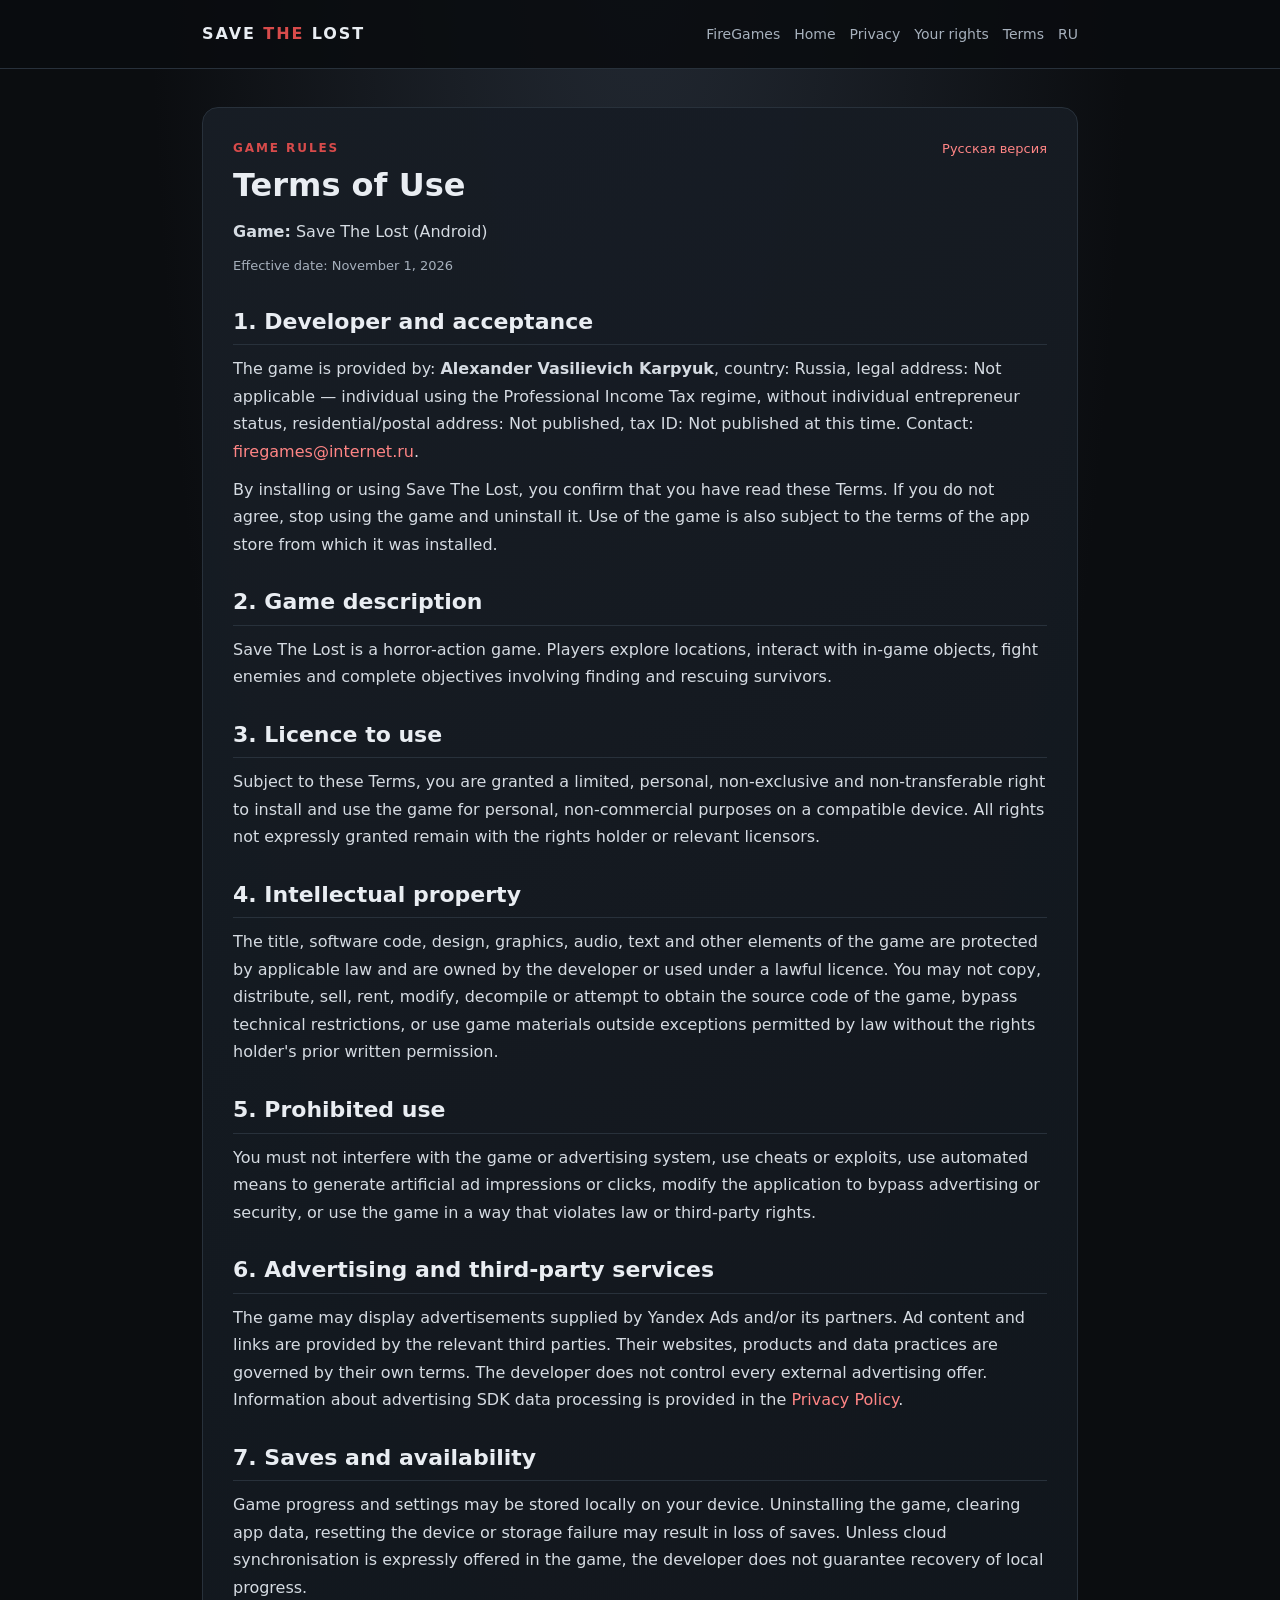
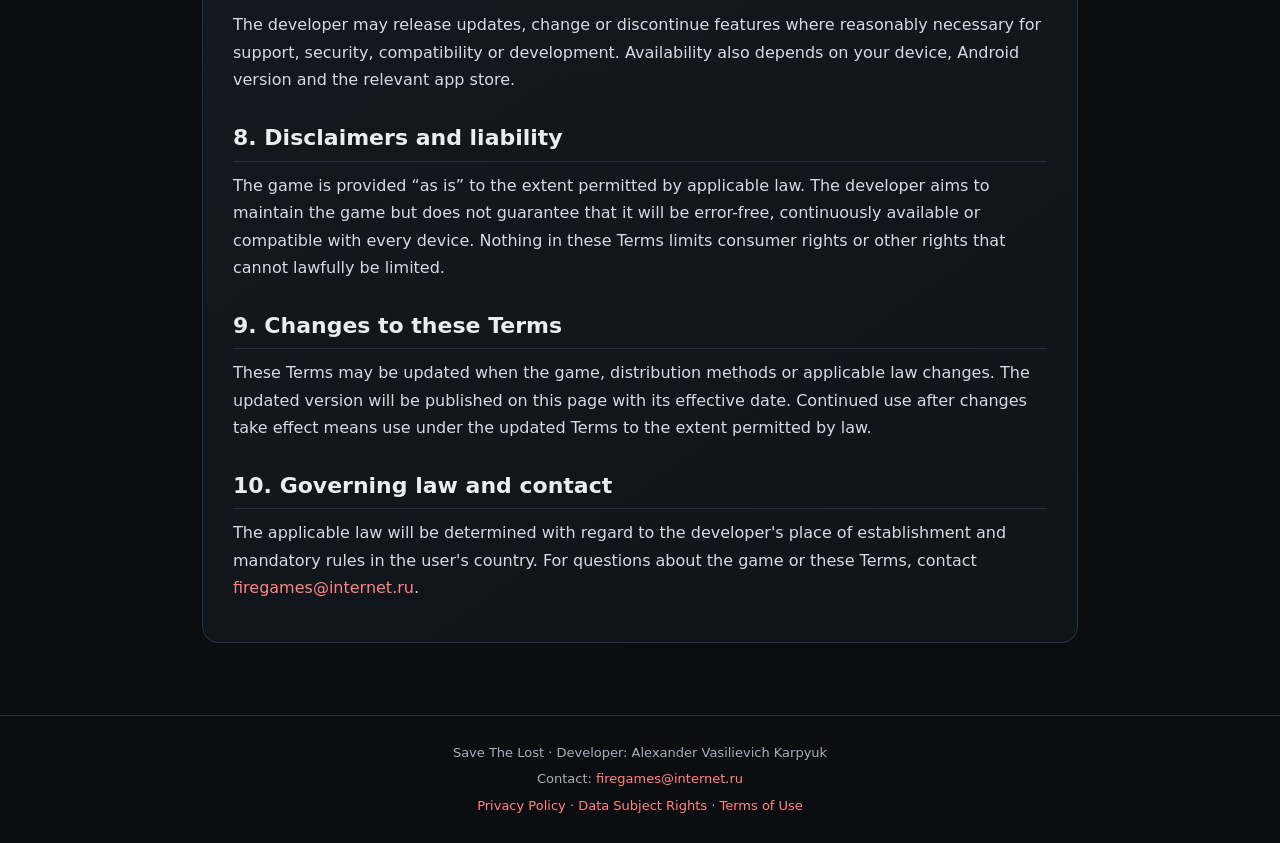
<file: save-the-lost/terms-en.html>
<!doctype html>
<html lang="en"><head><meta charset="utf-8"><meta name="viewport" content="width=device-width,initial-scale=1"><meta name="theme-color" content="#0b0d10"><meta name="description" content="Terms of Use — Save The Lost"><title>Terms of Use — Save The Lost</title><link rel="stylesheet" href="../styles.css"></head><body><header><div class="top"><a class="brand" href="index.html">SAVE <span>THE</span> LOST</a><nav><a href="../index.html">FireGames</a><a href="index.html">Home</a><a href="privacy-en.html">Privacy</a><a href="rights-en.html">Your rights</a><a href="terms-en.html">Terms</a><a href="privacy.html">RU</a></nav></div></header><main><article class="paper"><a class="lang" href="terms-en.html">Русская версия</a><div class="eyebrow">Game rules</div><h1>Terms of Use</h1><p><strong>Game:</strong> Save The Lost (Android)</p><p class="date">Effective date: <span data-config="effectiveDateEn">[date]</span></p>
<h2>1. Developer and acceptance</h2><p>The game is provided by: <strong><span data-config="developerNameEn">[full legal name]</span></strong>, country: <span data-config="countryEn">[country]</span>, legal address: <span data-config="legalAddressEn">[legal address]</span>, residential/postal address: <span data-config="actualAddressEn">[residential/postal address]</span>, tax ID: <span data-config="taxIdEn">[number]</span>. Contact: <a data-email-link><span data-config="email">[email]</span></a>.</p><p>By installing or using Save The Lost, you confirm that you have read these Terms. If you do not agree, stop using the game and uninstall it. Use of the game is also subject to the terms of the app store from which it was installed.</p>
<h2>2. Game description</h2><p>Save The Lost is a horror-action game. Players explore locations, interact with in-game objects, fight enemies and complete objectives involving finding and rescuing survivors.</p>
<h2>3. Licence to use</h2><p>Subject to these Terms, you are granted a limited, personal, non-exclusive and non-transferable right to install and use the game for personal, non-commercial purposes on a compatible device. All rights not expressly granted remain with the rights holder or relevant licensors.</p>
<h2>4. Intellectual property</h2><p>The title, software code, design, graphics, audio, text and other elements of the game are protected by applicable law and are owned by the developer or used under a lawful licence. You may not copy, distribute, sell, rent, modify, decompile or attempt to obtain the source code of the game, bypass technical restrictions, or use game materials outside exceptions permitted by law without the rights holder's prior written permission.</p>
<h2>5. Prohibited use</h2><p>You must not interfere with the game or advertising system, use cheats or exploits, use automated means to generate artificial ad impressions or clicks, modify the application to bypass advertising or security, or use the game in a way that violates law or third-party rights.</p>
<h2>6. Advertising and third-party services</h2><p>The game may display advertisements supplied by Yandex Ads and/or its partners. Ad content and links are provided by the relevant third parties. Their websites, products and data practices are governed by their own terms. The developer does not control every external advertising offer. Information about advertising SDK data processing is provided in the <a href="privacy-en.html">Privacy Policy</a>.</p>
<h2>7. Saves and availability</h2><p>Game progress and settings may be stored locally on your device. Uninstalling the game, clearing app data, resetting the device or storage failure may result in loss of saves. Unless cloud synchronisation is expressly offered in the game, the developer does not guarantee recovery of local progress.</p><p>The developer may release updates, change or discontinue features where reasonably necessary for support, security, compatibility or development. Availability also depends on your device, Android version and the relevant app store.</p>
<h2>8. Disclaimers and liability</h2><p>The game is provided “as is” to the extent permitted by applicable law. The developer aims to maintain the game but does not guarantee that it will be error-free, continuously available or compatible with every device. Nothing in these Terms limits consumer rights or other rights that cannot lawfully be limited.</p>
<h2>9. Changes to these Terms</h2><p>These Terms may be updated when the game, distribution methods or applicable law changes. The updated version will be published on this page with its effective date. Continued use after changes take effect means use under the updated Terms to the extent permitted by law.</p>
<h2>10. Governing law and contact</h2><p>The applicable law will be determined with regard to the developer's place of establishment and mandatory rules in the user's country. For questions about the game or these Terms, contact <a data-email-link><span data-config="email">[email]</span></a>.</p></article></main><footer><p>Save The Lost · Developer: <span data-config="developerNameEn">[full legal name]</span></p><p>Contact: <a class="contact" data-email-link><span data-config="email">[email]</span></a></p><p><a href="privacy-en.html">Privacy Policy</a> · <a href="rights-en.html">Data Subject Rights</a> · <a href="terms-en.html">Terms of Use</a></p></footer><script src="../site-config.js"></script>
<script>
(function(){
  const c=window.FIREGAMES_SITE_CONFIG||{};
  document.querySelectorAll('[data-config]').forEach(el=>{
    const key=el.getAttribute('data-config');
    if(c[key]!==undefined) el.textContent=c[key];
  });
  document.querySelectorAll('[data-email-link]').forEach(el=>{
    const e=c.email||'';
    if(e && !e.includes('ЗАМЕНИТЬ') && !e.includes('REPLACE')) el.href='mailto:'+e;
    else el.removeAttribute('href');
  });
})();
</script></body></html>
</file>
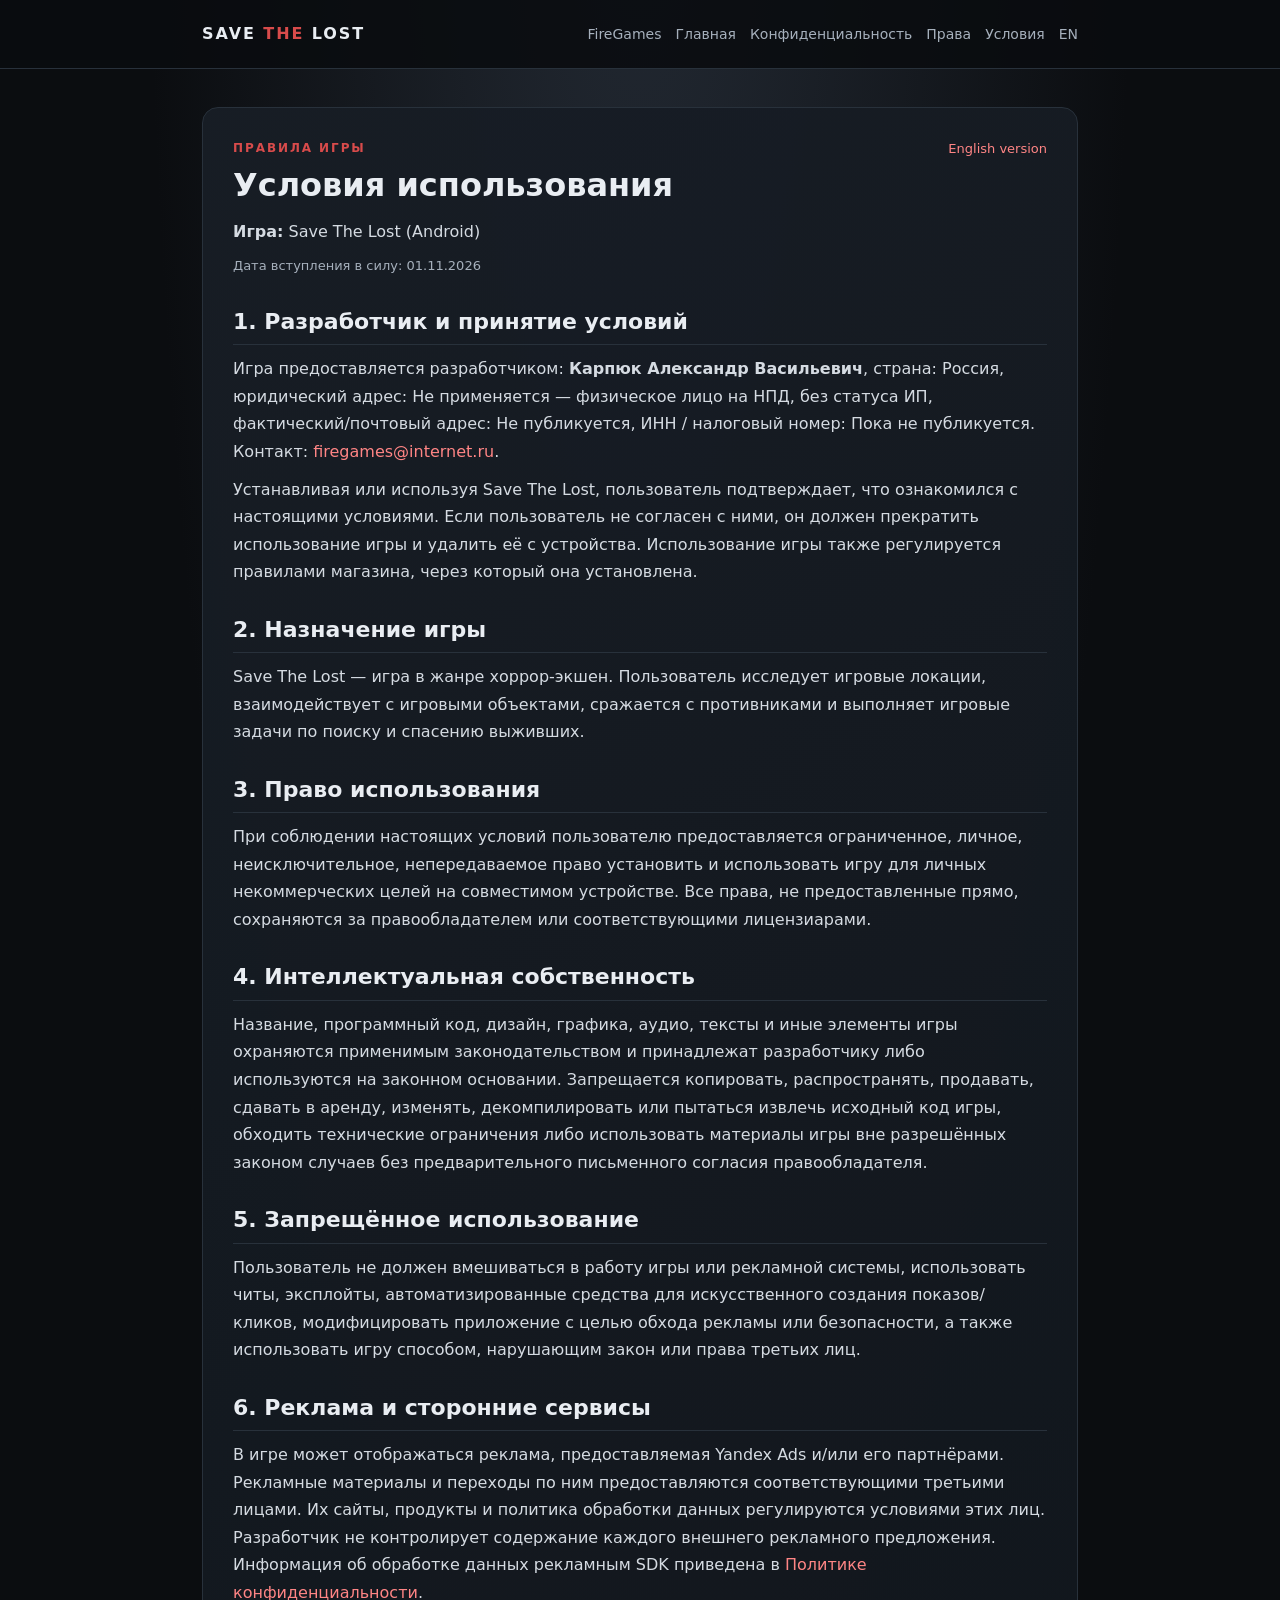
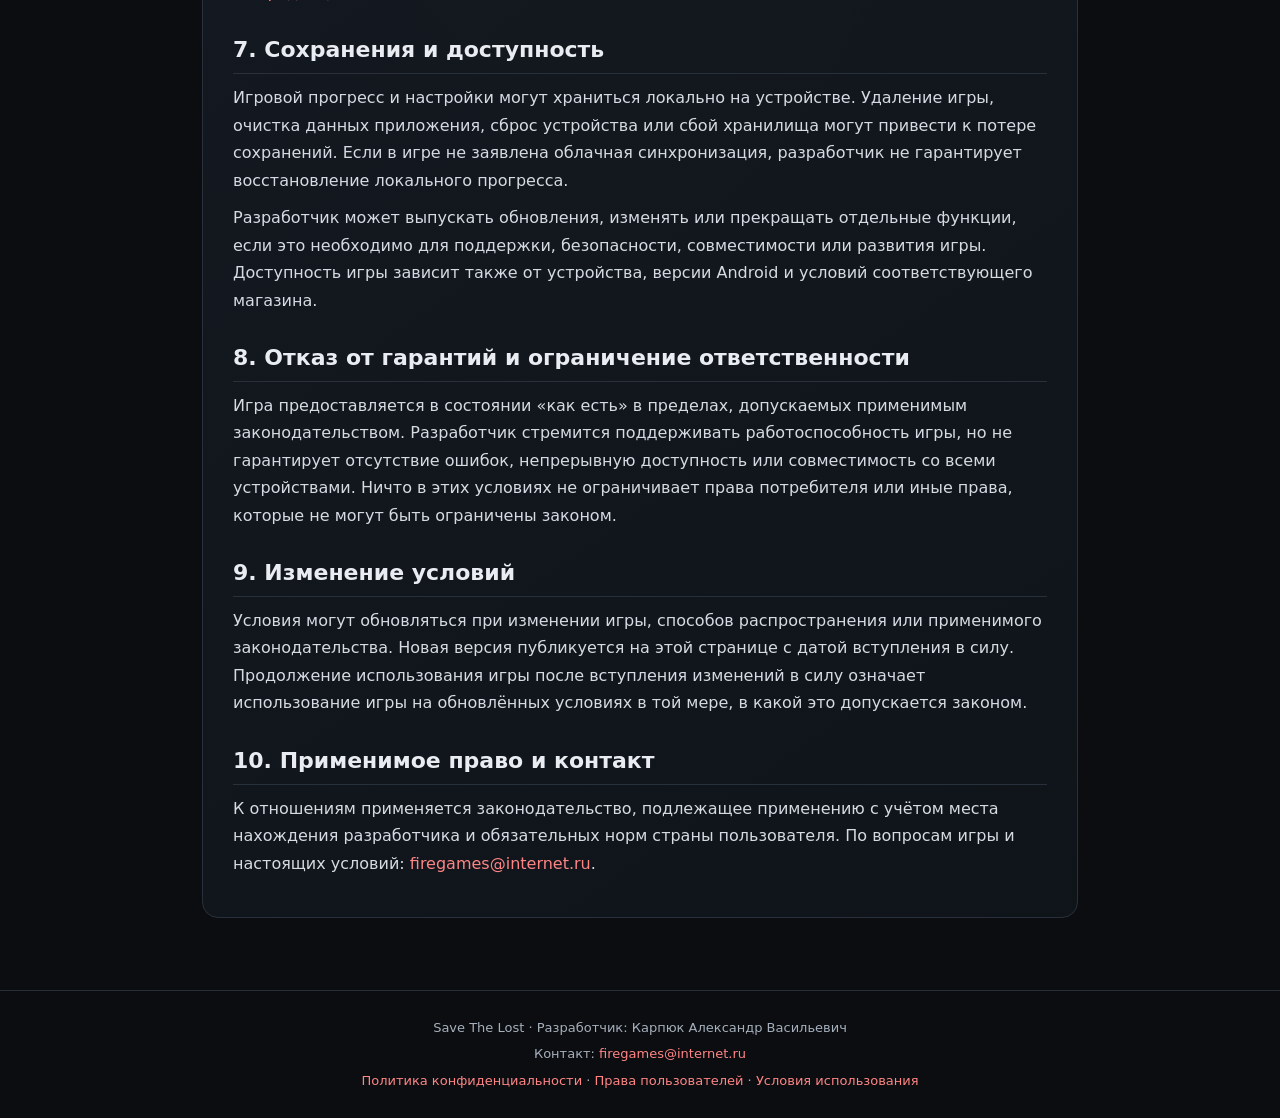
<file: save-the-lost/terms.html>
<!doctype html>
<html lang="ru"><head><meta charset="utf-8"><meta name="viewport" content="width=device-width,initial-scale=1"><meta name="theme-color" content="#0b0d10"><meta name="description" content="Условия использования — Save The Lost"><title>Условия использования — Save The Lost</title><link rel="stylesheet" href="../styles.css"></head><body><header><div class="top"><a class="brand" href="index.html">SAVE <span>THE</span> LOST</a><nav><a href="../index.html">FireGames</a><a href="index.html">Главная</a><a href="privacy.html">Конфиденциальность</a><a href="rights.html">Права</a><a href="terms.html">Условия</a><a href="privacy-en.html">EN</a></nav></div></header><main><article class="paper"><a class="lang" href="terms-en.html">English version</a><div class="eyebrow">Правила игры</div><h1>Условия использования</h1><p><strong>Игра:</strong> Save The Lost (Android)</p><p class="date">Дата вступления в силу: <span data-config="effectiveDateRu">[дата]</span></p>
<h2>1. Разработчик и принятие условий</h2><p>Игра предоставляется разработчиком: <strong><span data-config="developerNameRu">[ФИО]</span></strong>, страна: <span data-config="countryRu">[страна]</span>, юридический адрес: <span data-config="legalAddressRu">[юридический адрес]</span>, фактический/почтовый адрес: <span data-config="actualAddressRu">[фактический адрес]</span>, ИНН / налоговый номер: <span data-config="taxIdRu">[номер]</span>. Контакт: <a data-email-link><span data-config="email">[email]</span></a>.</p><p>Устанавливая или используя Save The Lost, пользователь подтверждает, что ознакомился с настоящими условиями. Если пользователь не согласен с ними, он должен прекратить использование игры и удалить её с устройства. Использование игры также регулируется правилами магазина, через который она установлена.</p>
<h2>2. Назначение игры</h2><p>Save The Lost — игра в жанре хоррор-экшен. Пользователь исследует игровые локации, взаимодействует с игровыми объектами, сражается с противниками и выполняет игровые задачи по поиску и спасению выживших.</p>
<h2>3. Право использования</h2><p>При соблюдении настоящих условий пользователю предоставляется ограниченное, личное, неисключительное, непередаваемое право установить и использовать игру для личных некоммерческих целей на совместимом устройстве. Все права, не предоставленные прямо, сохраняются за правообладателем или соответствующими лицензиарами.</p>
<h2>4. Интеллектуальная собственность</h2><p>Название, программный код, дизайн, графика, аудио, тексты и иные элементы игры охраняются применимым законодательством и принадлежат разработчику либо используются на законном основании. Запрещается копировать, распространять, продавать, сдавать в аренду, изменять, декомпилировать или пытаться извлечь исходный код игры, обходить технические ограничения либо использовать материалы игры вне разрешённых законом случаев без предварительного письменного согласия правообладателя.</p>
<h2>5. Запрещённое использование</h2><p>Пользователь не должен вмешиваться в работу игры или рекламной системы, использовать читы, эксплойты, автоматизированные средства для искусственного создания показов/кликов, модифицировать приложение с целью обхода рекламы или безопасности, а также использовать игру способом, нарушающим закон или права третьих лиц.</p>
<h2>6. Реклама и сторонние сервисы</h2><p>В игре может отображаться реклама, предоставляемая Yandex Ads и/или его партнёрами. Рекламные материалы и переходы по ним предоставляются соответствующими третьими лицами. Их сайты, продукты и политика обработки данных регулируются условиями этих лиц. Разработчик не контролирует содержание каждого внешнего рекламного предложения. Информация об обработке данных рекламным SDK приведена в <a href="privacy.html">Политике конфиденциальности</a>.</p>
<h2>7. Сохранения и доступность</h2><p>Игровой прогресс и настройки могут храниться локально на устройстве. Удаление игры, очистка данных приложения, сброс устройства или сбой хранилища могут привести к потере сохранений. Если в игре не заявлена облачная синхронизация, разработчик не гарантирует восстановление локального прогресса.</p><p>Разработчик может выпускать обновления, изменять или прекращать отдельные функции, если это необходимо для поддержки, безопасности, совместимости или развития игры. Доступность игры зависит также от устройства, версии Android и условий соответствующего магазина.</p>
<h2>8. Отказ от гарантий и ограничение ответственности</h2><p>Игра предоставляется в состоянии «как есть» в пределах, допускаемых применимым законодательством. Разработчик стремится поддерживать работоспособность игры, но не гарантирует отсутствие ошибок, непрерывную доступность или совместимость со всеми устройствами. Ничто в этих условиях не ограничивает права потребителя или иные права, которые не могут быть ограничены законом.</p>
<h2>9. Изменение условий</h2><p>Условия могут обновляться при изменении игры, способов распространения или применимого законодательства. Новая версия публикуется на этой странице с датой вступления в силу. Продолжение использования игры после вступления изменений в силу означает использование игры на обновлённых условиях в той мере, в какой это допускается законом.</p>
<h2>10. Применимое право и контакт</h2><p>К отношениям применяется законодательство, подлежащее применению с учётом места нахождения разработчика и обязательных норм страны пользователя. По вопросам игры и настоящих условий: <a data-email-link><span data-config="email">[email]</span></a>.</p></article></main><footer><p>Save The Lost · Разработчик: <span data-config="developerNameRu">[ФИО]</span></p><p>Контакт: <a class="contact" data-email-link><span data-config="email">[email]</span></a></p><p><a href="privacy.html">Политика конфиденциальности</a> · <a href="rights.html">Права пользователей</a> · <a href="terms.html">Условия использования</a></p></footer><script src="../site-config.js"></script>
<script>
(function(){
  const c=window.FIREGAMES_SITE_CONFIG||{};
  document.querySelectorAll('[data-config]').forEach(el=>{
    const key=el.getAttribute('data-config');
    if(c[key]!==undefined) el.textContent=c[key];
  });
  document.querySelectorAll('[data-email-link]').forEach(el=>{
    const e=c.email||'';
    if(e && !e.includes('ЗАМЕНИТЬ') && !e.includes('REPLACE')) el.href='mailto:'+e;
    else el.removeAttribute('href');
  });
})();
</script></body></html>
</file>
<file: styles.css>
/* Save The Lost legal site — lightweight, static, GitHub Pages-ready */
:root{color-scheme:dark;--bg:#0b0d10;--panel:#12161c;--panel2:#171d25;--text:#e9edf2;--muted:#a6b0bc;--accent:#d84b4b;--line:#28313b;--link:#ff8585;--max:920px}
*{box-sizing:border-box}html{scroll-behavior:smooth}body{margin:0;background:radial-gradient(ellipse at 50% -15%,#242b35 0,transparent 55%),var(--bg);color:var(--text);font:16px/1.72 system-ui,-apple-system,Segoe UI,Roboto,Arial,sans-serif}
a{color:var(--link);text-decoration:none}a:hover{text-decoration:underline}header{border-bottom:1px solid var(--line);background:rgba(10,12,15,.88)}.top{max-width:var(--max);margin:auto;padding:20px 22px;display:flex;align-items:center;justify-content:space-between;gap:18px;flex-wrap:wrap}.brand{font-weight:850;letter-spacing:.12em;color:var(--text);font-size:16px}.brand span{color:var(--accent)}nav{display:flex;gap:14px;flex-wrap:wrap;font-size:14px}nav a{color:var(--muted)}nav a.active{color:var(--text)}main{max-width:var(--max);margin:38px auto 72px;padding:0 22px}.hero,.paper,.tile{background:linear-gradient(145deg,rgba(23,29,37,.96),rgba(16,20,26,.96));border:1px solid var(--line);border-radius:16px}.hero{padding:34px;margin-bottom:20px}.eyebrow{color:var(--accent);font-size:12px;font-weight:800;letter-spacing:.16em;text-transform:uppercase}h1{font-size:clamp(30px,5vw,44px);line-height:1.12;margin:10px 0 14px}h2{font-size:22px;line-height:1.3;margin:30px 0 10px}h3{font-size:17px;margin:22px 0 8px}p{margin:10px 0;color:#d5dbe2}li{margin:7px 0;color:#d5dbe2}.muted,.date,small{color:var(--muted)}.date{font-size:13px}.paper{padding:30px}.paper h1{font-size:32px}.paper h2{border-bottom:1px solid var(--line);padding-bottom:8px}.notice{border-left:3px solid var(--accent);padding:12px 16px;background:rgba(216,75,75,.08);border-radius:0 8px 8px 0;color:#e5e9ee;margin:18px 0}.grid{display:grid;grid-template-columns:repeat(auto-fit,minmax(210px,1fr));gap:14px;margin-top:18px}.tile{padding:20px;display:block;color:var(--text);transition:transform .15s,border-color .15s}.tile:hover{transform:translateY(-2px);border-color:#7b4248;text-decoration:none}.tile strong{display:block;font-size:17px;margin-bottom:6px}.tile span{color:var(--muted);font-size:14px}.lang{float:right;font-size:13px}.meta{display:flex;gap:10px;flex-wrap:wrap;margin-top:16px}.pill{border:1px solid var(--line);border-radius:999px;padding:5px 10px;color:var(--muted);font-size:12px}footer{border-top:1px solid var(--line);color:var(--muted);font-size:13px;padding:22px;text-align:center}footer p{margin:4px 0;color:var(--muted)}.contact{word-break:break-word}table{width:100%;border-collapse:collapse;margin:16px 0}td,th{border:1px solid var(--line);padding:10px;text-align:left;vertical-align:top}th{background:var(--panel2)}code{background:#202833;padding:2px 6px;border-radius:4px;color:#ffd0d0}.btn{display:inline-block;background:var(--accent);color:#fff;padding:10px 16px;border-radius:8px;font-weight:700}.btn:hover{background:#ee6060;text-decoration:none}@media(max-width:600px){.hero,.paper{padding:22px 18px}.top{padding:16px 18px}nav{gap:10px}main{margin-top:22px}}
</file>
